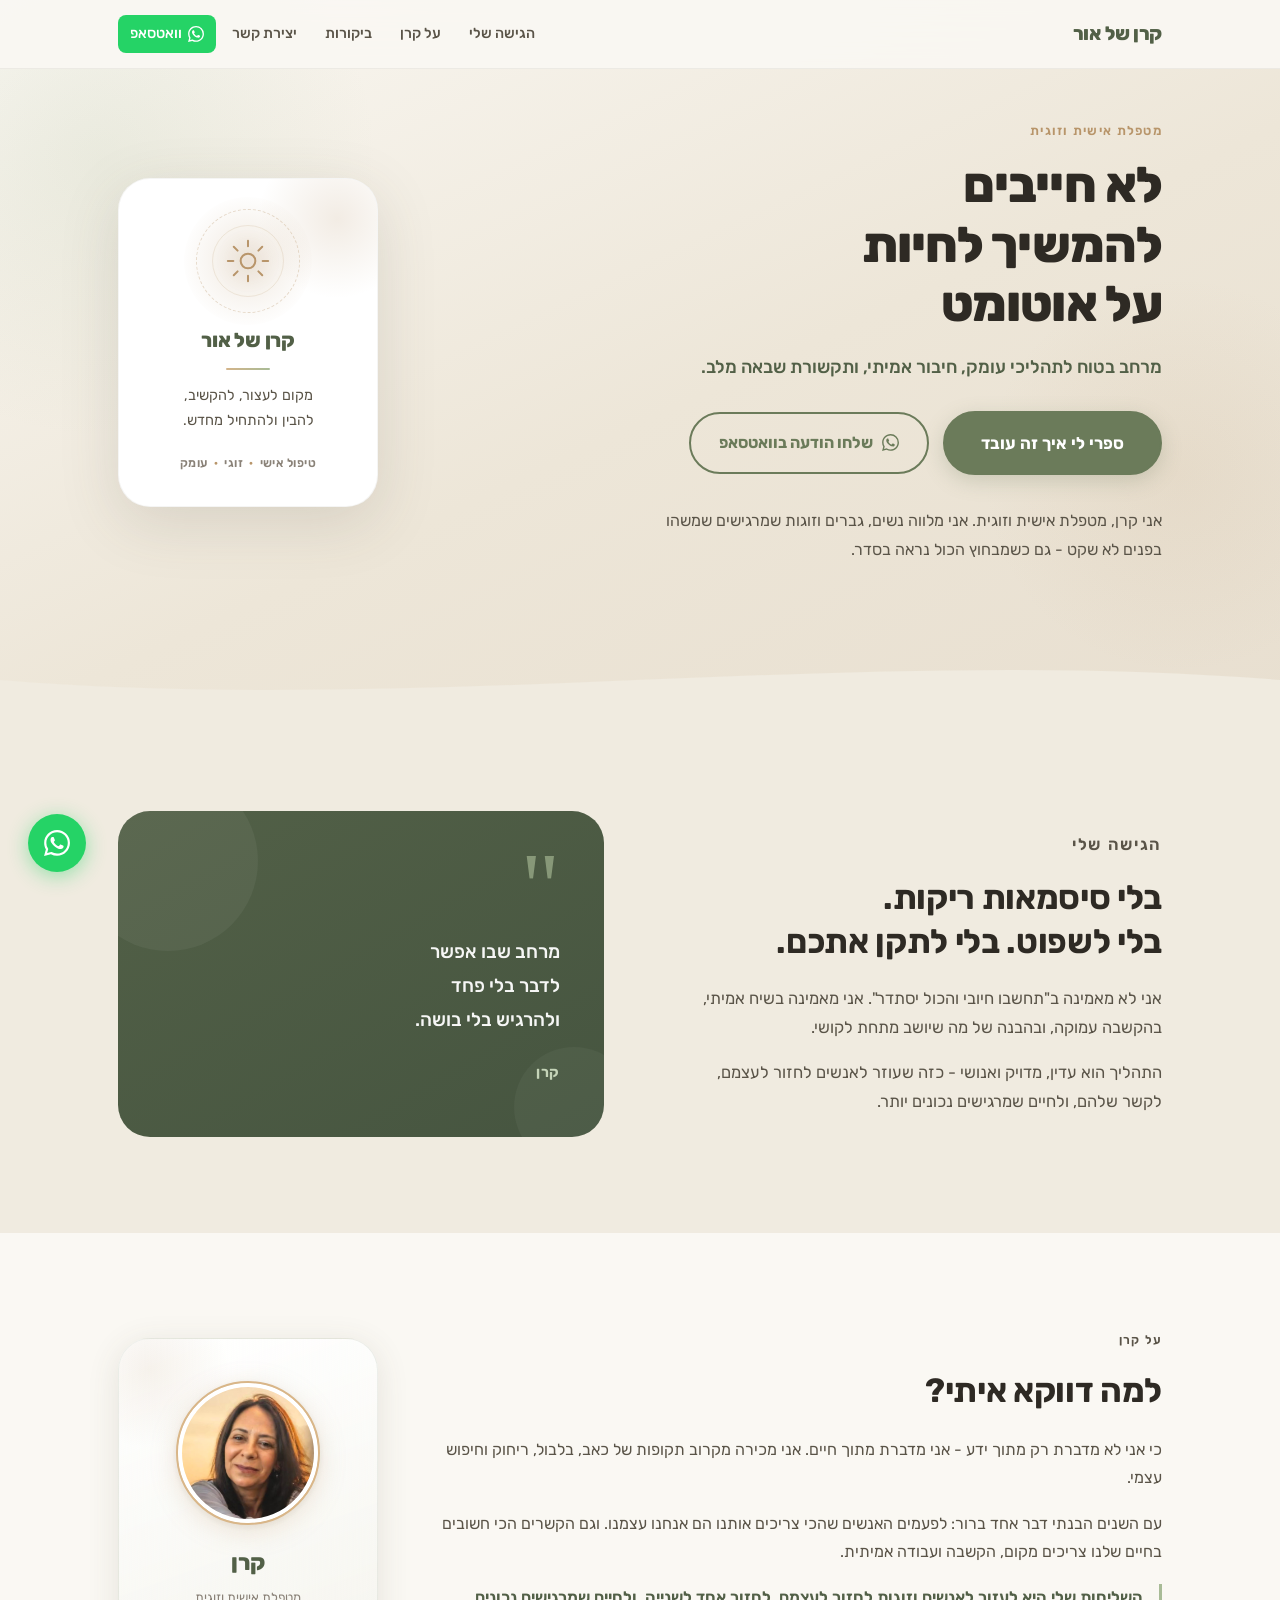
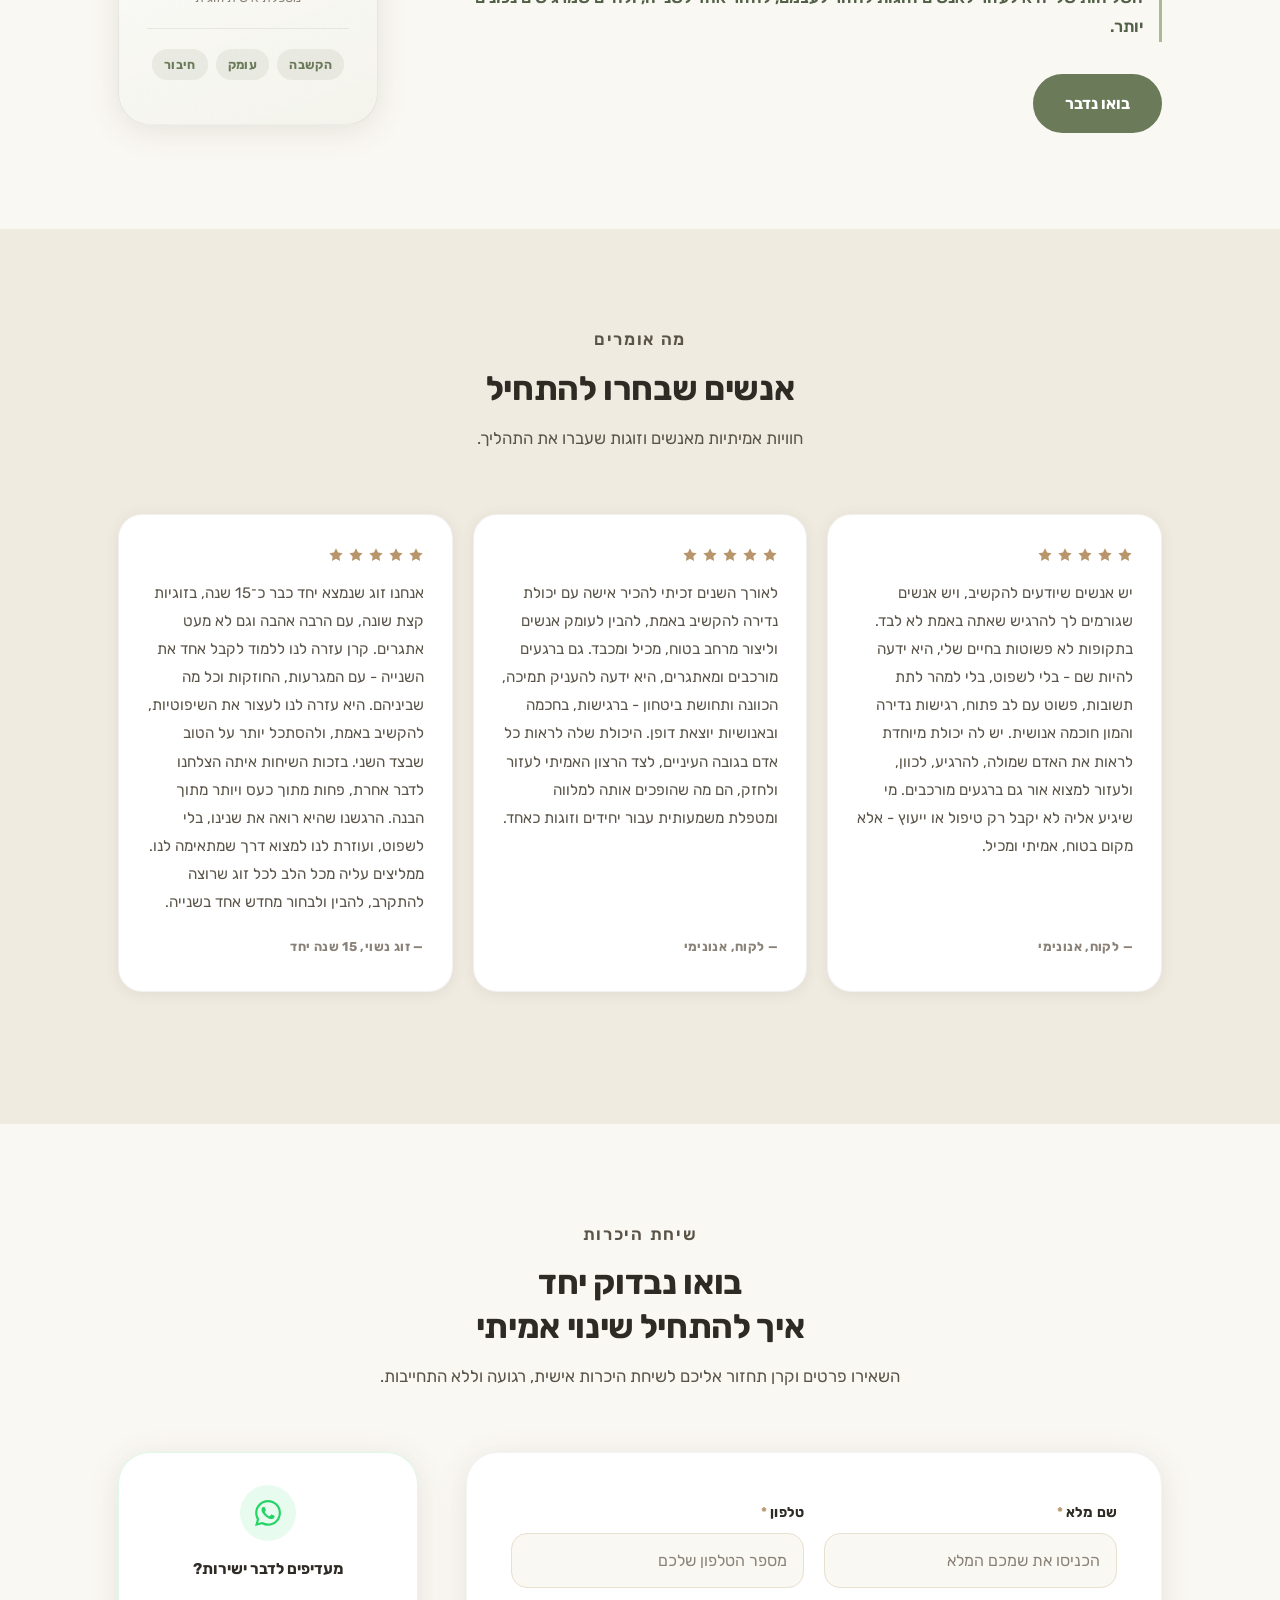
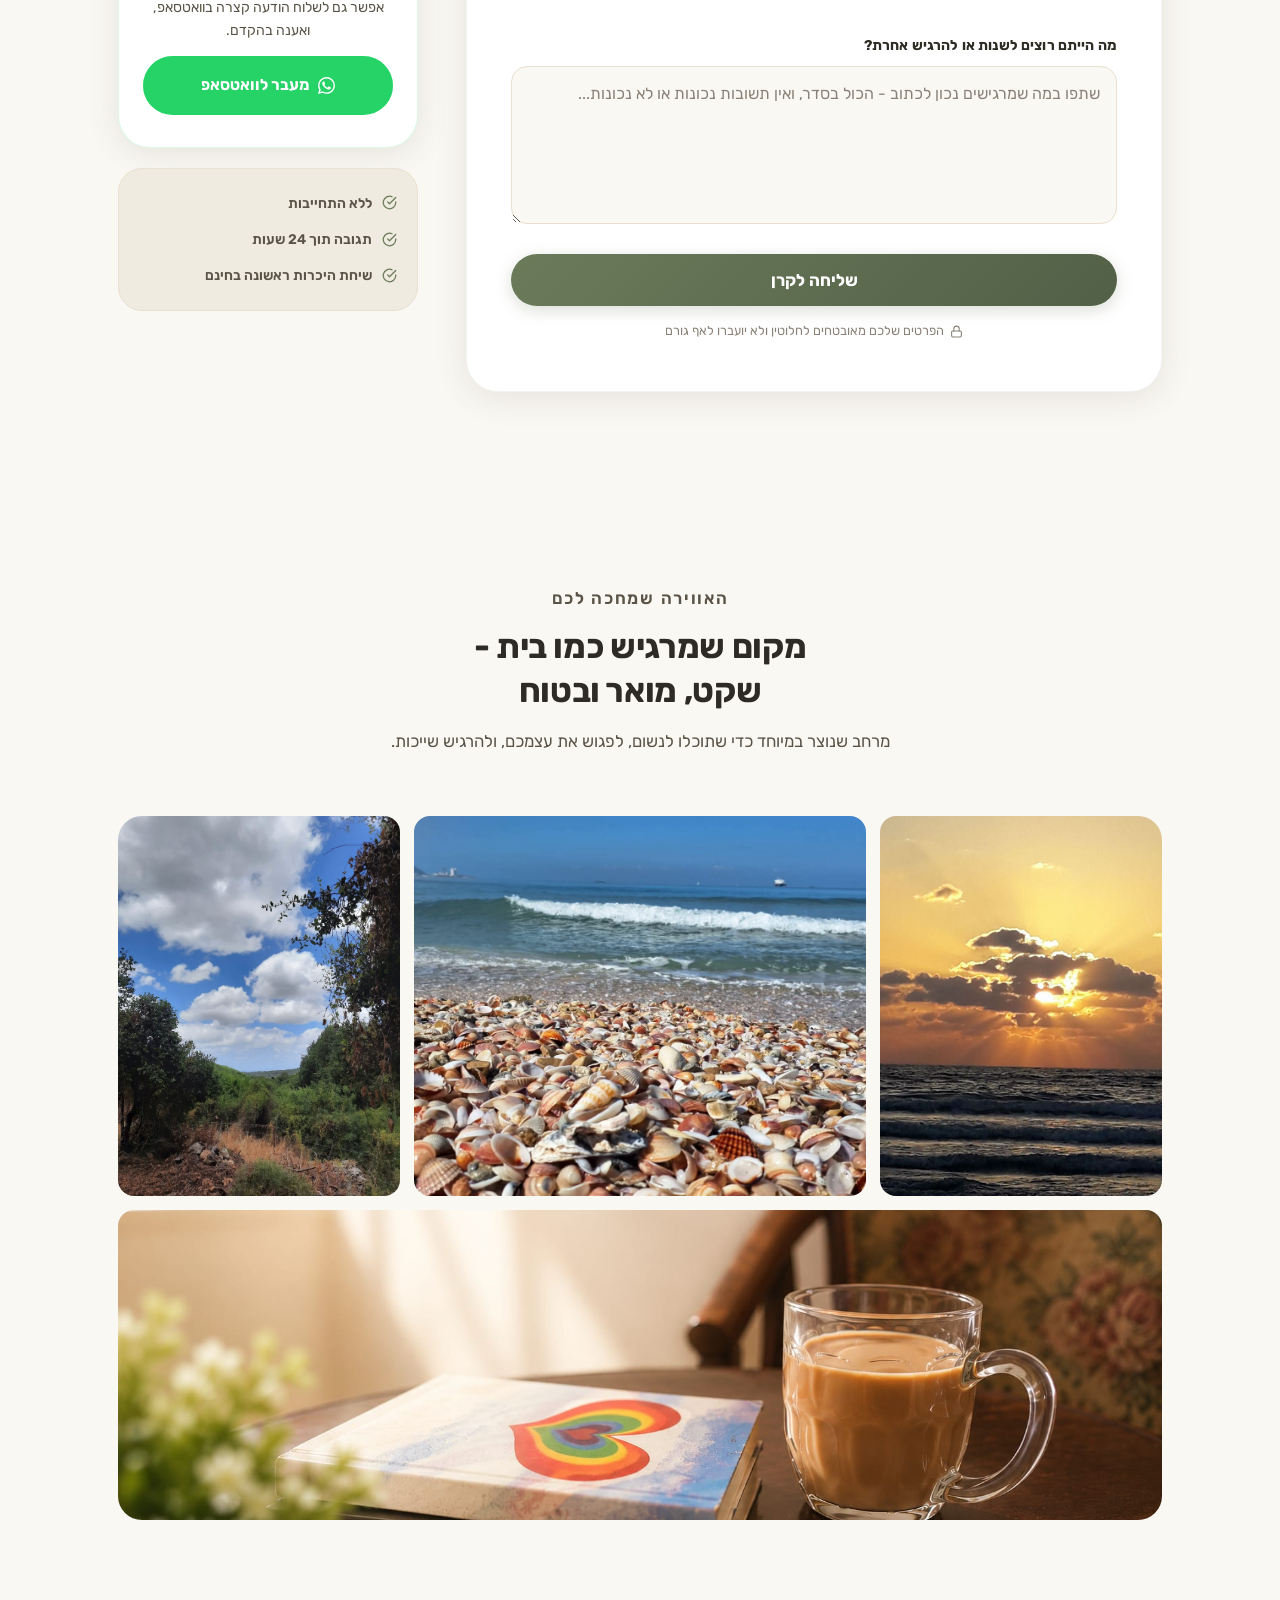
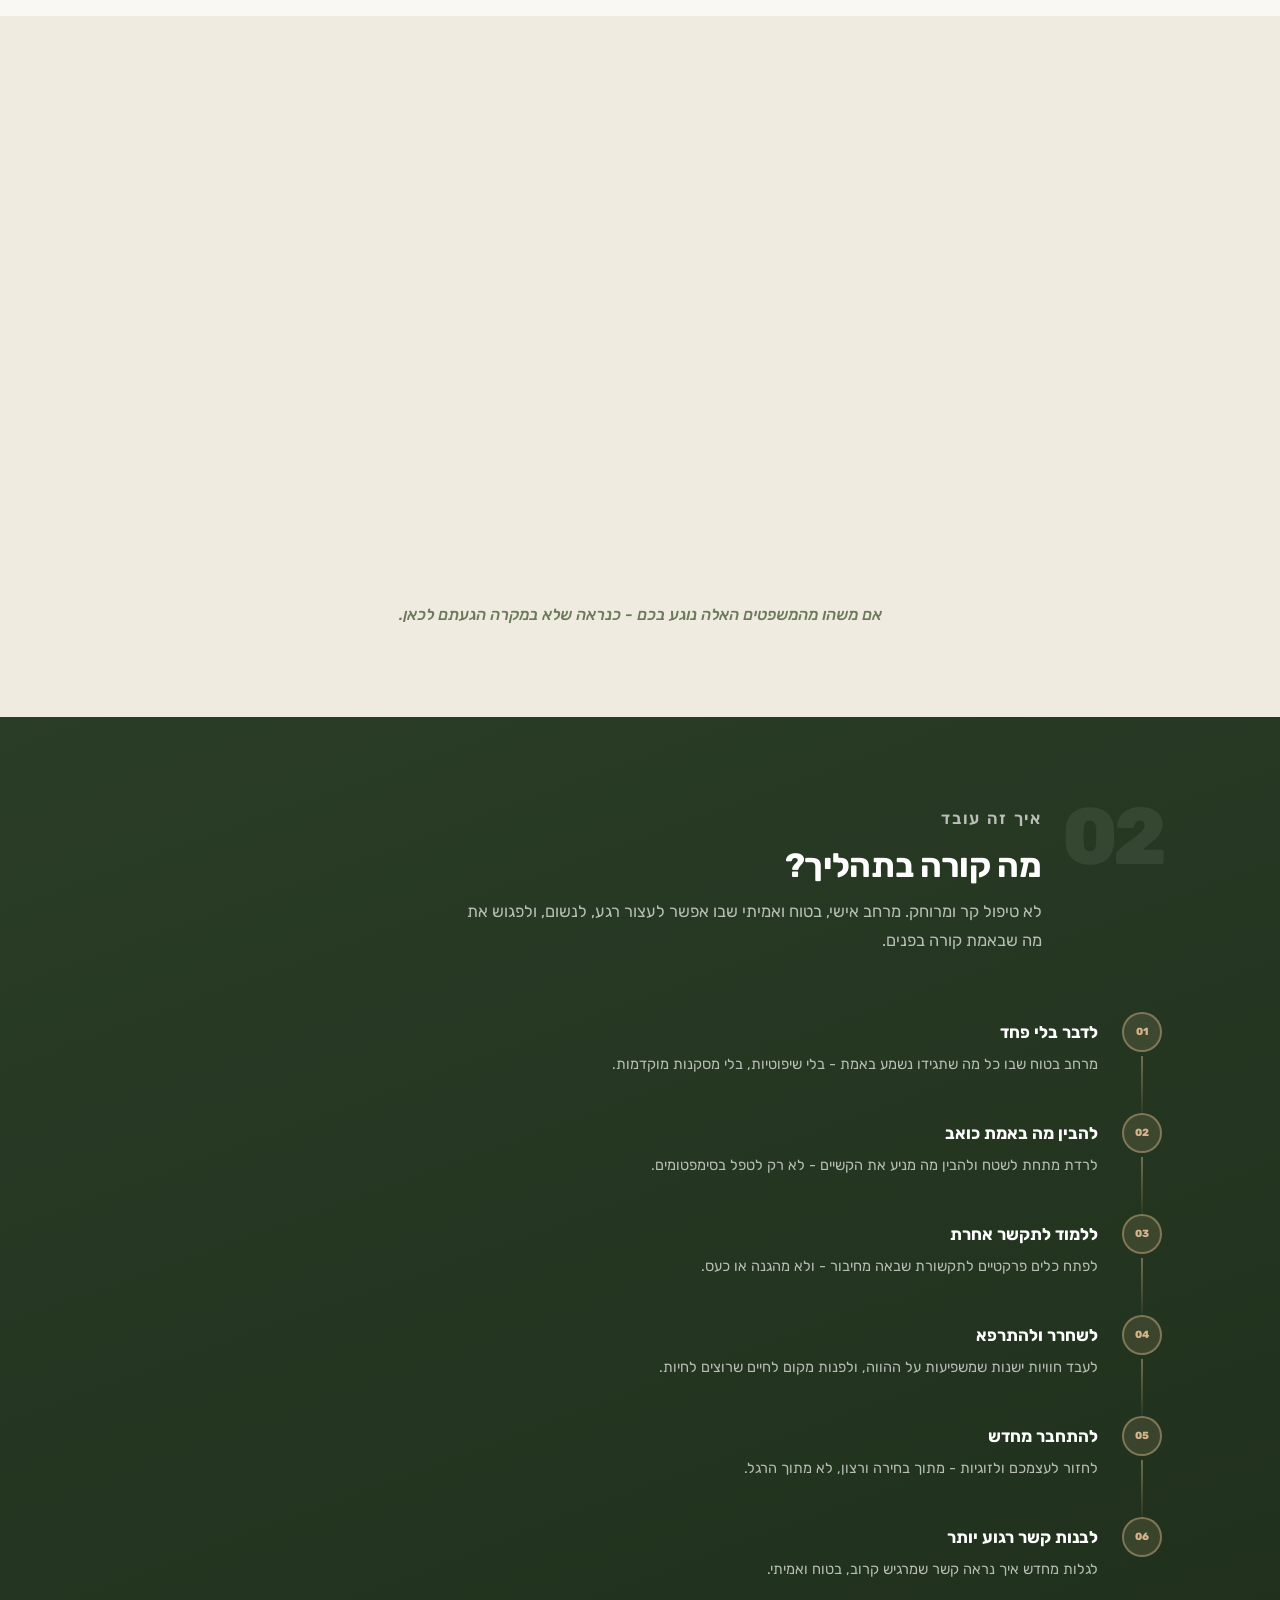
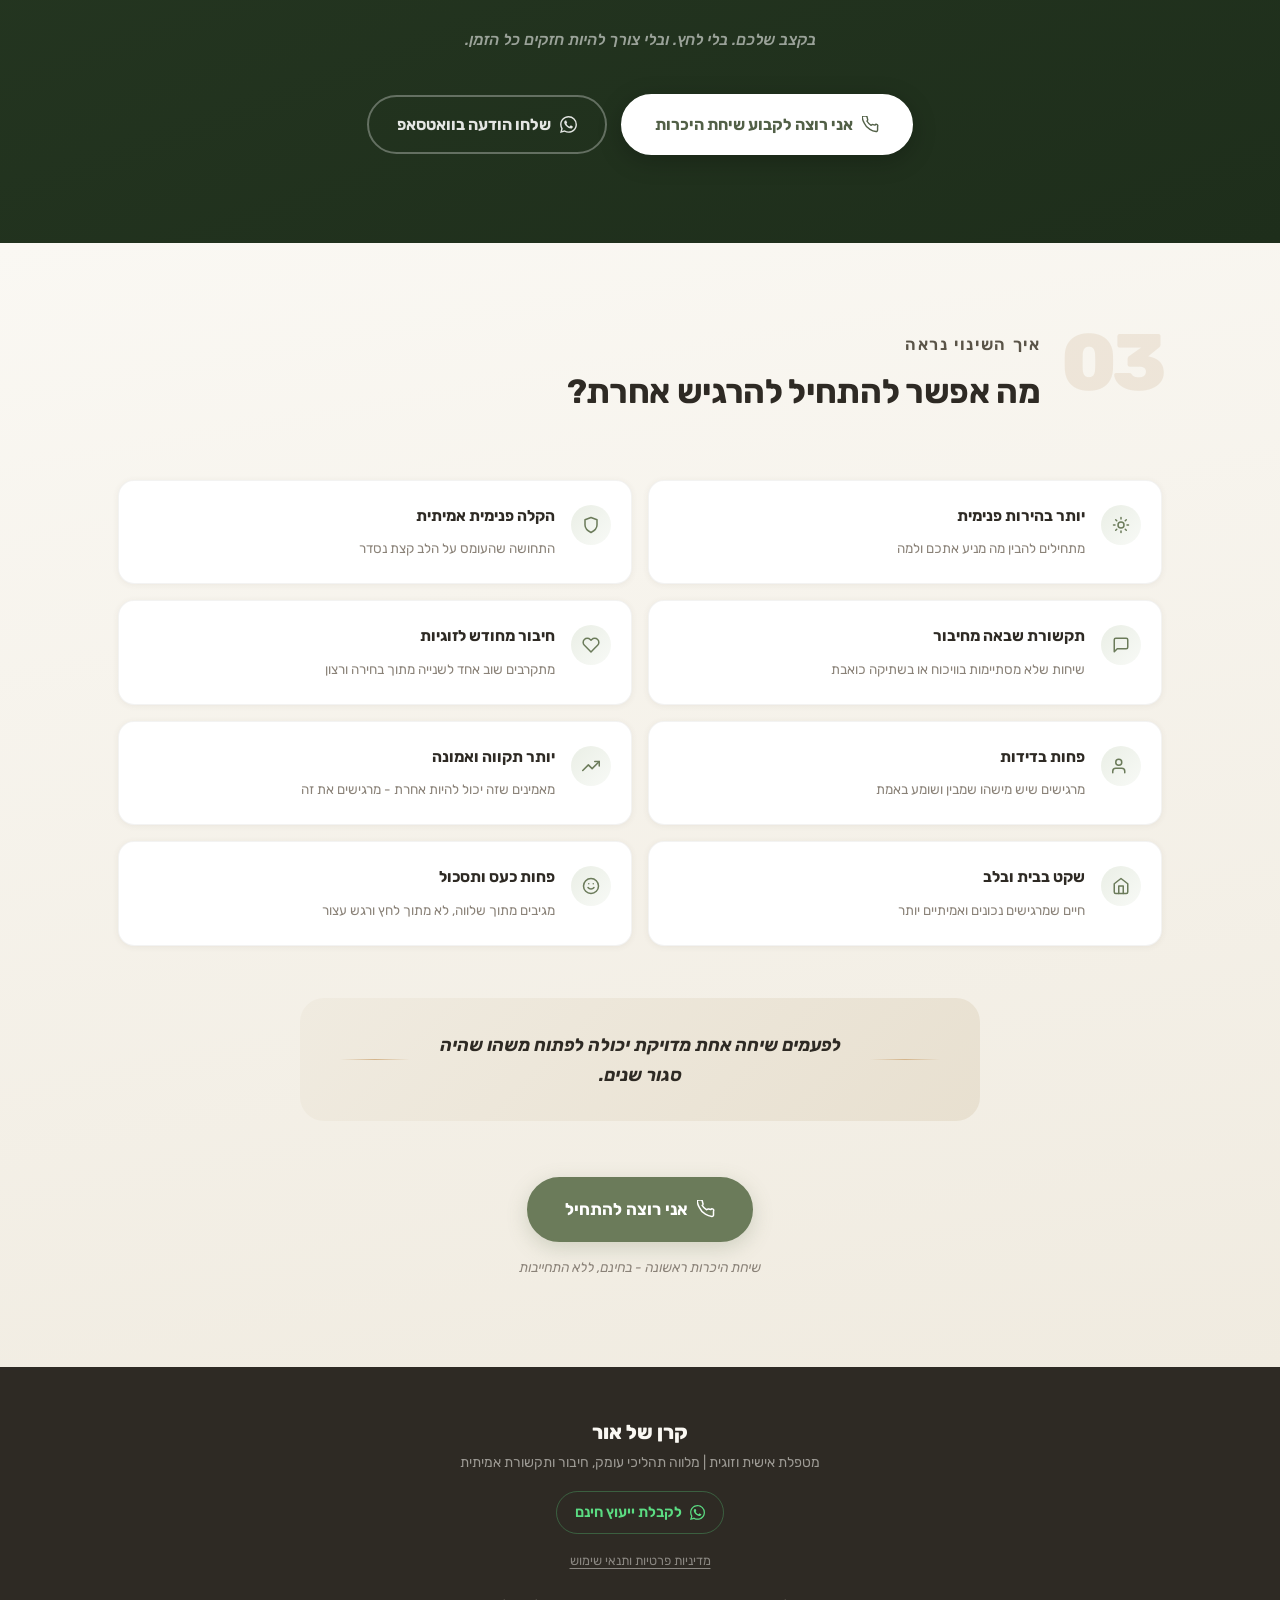
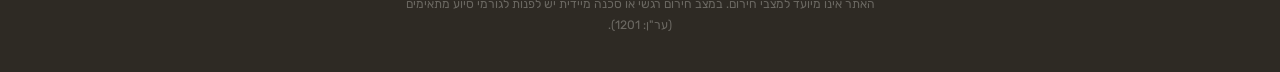
<file: index.html>
<!DOCTYPE html>
<html lang="he" dir="rtl">
<head>
  <meta charset="UTF-8" />
  <meta name="viewport" content="width=device-width, initial-scale=1.0" />
  <title>קרן של אור | טיפול אישי וזוגי ותהליכי עומק</title>
  <meta name="description" content="קרן של אור - טיפול אישי וזוגי, ליווי תהליכי עומק, חיבור, תקשורת אמיתית וחזרה לשקט פנימי. שיחת היכרות אישית עם קרן." />
  <meta property="og:title" content="קרן של אור | טיפול אישי וזוגי ותהליכי עומק" />
  <meta property="og:description" content="קרן של אור - טיפול אישי וזוגי, ליווי תהליכי עומק, חיבור, תקשורת אמיתית וחזרה לשקט פנימי." />
  <meta property="og:type" content="website" />
  <link rel="preconnect" href="https://fonts.googleapis.com" />
  <link rel="preconnect" href="https://fonts.gstatic.com" crossorigin />
  <link href="https://fonts.googleapis.com/css2?family=Rubik:wght@300;400;500;600;700;800;900&family=Frank+Ruhl+Libre:wght@300;400;500&display=swap" rel="stylesheet" />
  <link rel="stylesheet" href="style.css" />
</head>
<body>

  <!-- ======= NAVBAR ======= -->
  <header class="navbar" id="navbar">
    <div class="container navbar-inner">
      <a href="#hero" class="logo">קרן של אור</a>
      <button class="hamburger" id="hamburgerBtn" aria-label="פתח תפריט" aria-expanded="false">
        <span></span><span></span><span></span>
      </button>
      <nav class="nav-links" id="navLinks" role="navigation" aria-label="ניווט ראשי">
        <a href="#approach">הגישה שלי</a>
        <a href="#about">על קרן</a>
        <a href="#testimonials">ביקורות</a>
        <a href="#contact">יצירת קשר</a>
        <a href="https://wa.me/972527738798?text=%D7%A9%D7%9C%D7%95%D7%9D%20%D7%A7%D7%A8%D7%9F%2C%20%D7%94%D7%92%D7%A2%D7%AA%D7%99%20%D7%9E%D7%94%D7%90%D7%AA%D7%A8%20%D7%95%D7%90%D7%A9%D7%9E%D7%97%20%D7%9C%D7%A9%D7%9E%D7%95%D7%A2%20%D7%A4%D7%A8%D7%98%D7%99%D7%9D%20%D7%A2%D7%9C%20%D7%A9%D7%99%D7%97%D7%AA%20%D7%94%D7%99%D7%9B%D7%A8%D7%95%D7%AA"
          target="_blank" rel="noopener" class="btn-nav-wa" aria-label="שלחו הודעה לקרן בוואטסאפ">
          <svg width="16" height="16" viewBox="0 0 24 24" fill="currentColor" aria-hidden="true"><path d="M17.472 14.382c-.297-.149-1.758-.867-2.03-.967-.273-.099-.471-.148-.67.15-.197.297-.767.966-.94 1.164-.173.199-.347.223-.644.075-.297-.15-1.255-.463-2.39-1.475-.883-.788-1.48-1.761-1.653-2.059-.173-.297-.018-.458.13-.606.134-.133.298-.347.446-.52.149-.174.198-.298.298-.497.099-.198.05-.371-.025-.52-.075-.149-.669-1.612-.916-2.207-.242-.579-.487-.5-.669-.51-.173-.008-.371-.01-.57-.01-.198 0-.52.074-.792.372-.272.297-1.04 1.016-1.04 2.479 0 1.462 1.065 2.875 1.213 3.074.149.198 2.096 3.2 5.077 4.487.709.306 1.262.489 1.694.625.712.227 1.36.195 1.871.118.571-.085 1.758-.719 2.006-1.413.248-.694.248-1.289.173-1.413-.074-.124-.272-.198-.57-.347m-5.421 7.403h-.004a9.87 9.87 0 01-5.031-1.378l-.361-.214-3.741.982.998-3.648-.235-.374a9.86 9.86 0 01-1.51-5.26c.001-5.45 4.436-9.884 9.888-9.884 2.64 0 5.122 1.03 6.988 2.898a9.825 9.825 0 012.893 6.994c-.003 5.45-4.437 9.884-9.885 9.884m8.413-18.297A11.815 11.815 0 0012.05 0C5.495 0 .16 5.335.157 11.892c0 2.096.547 4.142 1.588 5.945L.057 24l6.305-1.654a11.882 11.882 0 005.683 1.448h.005c6.554 0 11.89-5.335 11.893-11.893a11.821 11.821 0 00-3.48-8.413z"/></svg>
          וואטסאפ
        </a>
      </nav>
    </div>
  </header>

  <!-- ======= HERO ======= -->
  <section class="hero" id="hero">
    <div class="hero-blob hero-blob-1" aria-hidden="true"></div>
    <div class="hero-blob hero-blob-2" aria-hidden="true"></div>

    <div class="container hero-inner">
      <div class="hero-content reveal">
        <p class="hero-eyebrow">מטפלת אישית וזוגית</p>
        <h1 class="hero-title">לא חייבים<br />להמשיך לחיות<br />על אוטומט</h1>
        <p class="hero-sub">מרחב בטוח לתהליכי עומק, חיבור אמיתי, ותקשורת שבאה מלב.</p>
        <div class="hero-cta">
          <a href="#how-it-works" class="btn-primary btn-hero">
            ספרי לי איך זה עובד
          </a>
          <a href="https://wa.me/972527738798?text=%D7%A9%D7%9C%D7%95%D7%9D%20%D7%A7%D7%A8%D7%9F%2C%20%D7%94%D7%92%D7%A2%D7%AA%D7%99%20%D7%9E%D7%94%D7%90%D7%AA%D7%A8%20%D7%95%D7%90%D7%A9%D7%9E%D7%97%20%D7%9C%D7%A9%D7%9E%D7%95%D7%A2%20%D7%A4%D7%A8%D7%98%D7%99%D7%9D%20%D7%A2%D7%9C%20%D7%A9%D7%99%D7%97%D7%AA%20%D7%94%D7%99%D7%9B%D7%A8%D7%95%D7%AA"
            target="_blank" rel="noopener" class="btn-secondary btn-hero-wa">
            <svg width="17" height="17" viewBox="0 0 24 24" fill="currentColor" aria-hidden="true"><path d="M17.472 14.382c-.297-.149-1.758-.867-2.03-.967-.273-.099-.471-.148-.67.15-.197.297-.767.966-.94 1.164-.173.199-.347.223-.644.075-.297-.15-1.255-.463-2.39-1.475-.883-.788-1.48-1.761-1.653-2.059-.173-.297-.018-.458.13-.606.134-.133.298-.347.446-.52.149-.174.198-.298.298-.497.099-.198.05-.371-.025-.52-.075-.149-.669-1.612-.916-2.207-.242-.579-.487-.5-.669-.51-.173-.008-.371-.01-.57-.01-.198 0-.52.074-.792.372-.272.297-1.04 1.016-1.04 2.479 0 1.462 1.065 2.875 1.213 3.074.149.198 2.096 3.2 5.077 4.487.709.306 1.262.489 1.694.625.712.227 1.36.195 1.871.118.571-.085 1.758-.719 2.006-1.413.248-.694.248-1.289.173-1.413-.074-.124-.272-.198-.57-.347m-5.421 7.403h-.004a9.87 9.87 0 01-5.031-1.378l-.361-.214-3.741.982.998-3.648-.235-.374a9.86 9.86 0 01-1.51-5.26c.001-5.45 4.436-9.884 9.888-9.884 2.64 0 5.122 1.03 6.988 2.898a9.825 9.825 0 012.893 6.994c-.003 5.45-4.437 9.884-9.885 9.884m8.413-18.297A11.815 11.815 0 0012.05 0C5.495 0 .16 5.335.157 11.892c0 2.096.547 4.142 1.588 5.945L.057 24l6.305-1.654a11.882 11.882 0 005.683 1.448h.005c6.554 0 11.89-5.335 11.893-11.893a11.821 11.821 0 00-3.48-8.413z"/></svg>
            שלחו הודעה בוואטסאפ
          </a>
        </div>
        <p class="hero-body">אני קרן, מטפלת אישית וזוגית. אני מלווה נשים, גברים וזוגות שמרגישים שמשהו בפנים לא שקט - גם כשמבחוץ הכול נראה בסדר.</p>
      </div>

      <div class="hero-card reveal reveal-delay" aria-hidden="true">
        <div class="hero-card-inner">
          <div class="hero-card-glow"></div>
          <!-- Multi-layer animated sun -->
          <div class="hero-sun-wrap">
            <div class="sun-aura"></div>
            <div class="sun-ring-outer"></div>
            <div class="sun-ring-inner"></div>
            <div class="hero-card-sun">
              <svg width="44" height="44" viewBox="0 0 24 24" fill="none" stroke="currentColor" stroke-width="1.1" stroke-linecap="round" stroke-linejoin="round">
                <circle cx="12" cy="12" r="4"/>
                <path d="M12 1v3M12 20v3M4.22 4.22l2.12 2.12M17.66 17.66l2.12 2.12M1 12h3M20 12h3M4.22 19.78l2.12-2.12M17.66 6.34l2.12-2.12"/>
              </svg>
            </div>
          </div>
          <p class="hero-card-brand">קרן של אור</p>
          <div class="hero-card-divider"></div>
          <p class="hero-card-tagline">מקום לעצור, להקשיב,<br />להבין ולהתחיל מחדש.</p>
          <div class="hero-card-footer">
            <span>טיפול אישי</span>
            <span class="dot" aria-hidden="true">·</span>
            <span>זוגי</span>
            <span class="dot" aria-hidden="true">·</span>
            <span>עומק</span>
          </div>
        </div>
      </div>
    </div>

    <div class="hero-wave" aria-hidden="true">
      <svg viewBox="0 0 1440 70" preserveAspectRatio="none" xmlns="http://www.w3.org/2000/svg">
        <path d="M0,35 C480,70 960,0 1440,35 L1440,70 L0,70 Z" fill="#F0EBE0"/>
      </svg>
    </div>
  </section>

  <!-- ======= APPROACH ======= -->
  <section class="section section-alt" id="approach">
    <div class="container">
      <div class="approach-inner">
        <div class="approach-text reveal">
          <p class="section-eyebrow">הגישה שלי</p>
          <h2>בלי סיסמאות ריקות.<br />בלי לשפוט. בלי לתקן אתכם.</h2>
          <p>אני לא מאמינה ב"תחשבו חיובי והכול יסתדר". אני מאמינה בשיח אמיתי, בהקשבה עמוקה, ובהבנה של מה שיושב מתחת לקושי.</p>
          <p>התהליך הוא עדין, מדויק ואנושי - כזה שעוזר לאנשים לחזור לעצמם, לקשר שלהם, ולחיים שמרגישים נכונים יותר.</p>
        </div>
        <div class="approach-quote reveal reveal-delay">
          <div class="quote-mark" aria-hidden="true">"</div>
          <p>מרחב שבו אפשר<br />לדבר בלי פחד<br />ולהרגיש בלי בושה.</p>
          <div class="quote-author">קרן</div>
        </div>
      </div>
    </div>
  </section>

  <!-- ======= ABOUT ======= -->
  <section class="section" id="about">
    <div class="container">
      <div class="about-inner">
        <div class="about-content reveal">
          <p class="section-eyebrow">על קרן</p>
          <h2>למה דווקא איתי?</h2>
          <p>כי אני לא מדברת רק מתוך ידע - אני מדברת מתוך חיים. אני מכירה מקרוב תקופות של כאב, בלבול, ריחוק וחיפוש עצמי.</p>
          <p>עם השנים הבנתי דבר אחד ברור: לפעמים האנשים שהכי צריכים אותנו הם אנחנו עצמנו. וגם הקשרים הכי חשובים בחיים שלנו צריכים מקום, הקשבה ועבודה אמיתית.</p>
          <p class="about-mission">השליחות שלי היא לעזור לאנשים וזוגות לחזור לעצמם, לחזור אחד לשנייה, ולחיים שמרגישים נכונים יותר.</p>
          <a href="#contact" class="btn-primary">בואו נדבר</a>
        </div>
        <div class="about-card reveal reveal-delay">
          <div class="about-card-inner">
            <div class="about-card-glow" aria-hidden="true"></div>
            <img src="תמונה של קרן.jpeg" alt="קרן - מטפלת אישית וזוגית" class="about-card-photo" />
            <p class="about-card-name">קרן</p>
            <p class="about-card-role">מטפלת אישית וזוגית</p>
            <div class="about-card-sep" aria-hidden="true"></div>
            <div class="about-card-values">
              <span>הקשבה</span>
              <span>עומק</span>
              <span>חיבור</span>
            </div>
          </div>
        </div>
      </div>
    </div>
  </section>

  <!-- ======= TESTIMONIALS ======= -->
  <section class="section section-alt" id="testimonials">
    <div class="container">
      <div class="section-header reveal">
        <p class="section-eyebrow">מה אומרים</p>
        <h2>אנשים שבחרו להתחיל</h2>
        <p>חוויות אמיתיות מאנשים וזוגות שעברו את התהליך.</p>
      </div>
      <div class="testimonials-grid reveal">
        <div class="testimonial-card">
          <div class="stars" aria-label="5 כוכבים">
            <svg width="16" height="16" viewBox="0 0 24 24" fill="currentColor"><path d="M12 2l3.09 6.26L22 9.27l-5 4.87 1.18 6.88L12 17.77l-6.18 3.25L7 14.14 2 9.27l6.91-1.01L12 2z"/></svg>
            <svg width="16" height="16" viewBox="0 0 24 24" fill="currentColor"><path d="M12 2l3.09 6.26L22 9.27l-5 4.87 1.18 6.88L12 17.77l-6.18 3.25L7 14.14 2 9.27l6.91-1.01L12 2z"/></svg>
            <svg width="16" height="16" viewBox="0 0 24 24" fill="currentColor"><path d="M12 2l3.09 6.26L22 9.27l-5 4.87 1.18 6.88L12 17.77l-6.18 3.25L7 14.14 2 9.27l6.91-1.01L12 2z"/></svg>
            <svg width="16" height="16" viewBox="0 0 24 24" fill="currentColor"><path d="M12 2l3.09 6.26L22 9.27l-5 4.87 1.18 6.88L12 17.77l-6.18 3.25L7 14.14 2 9.27l6.91-1.01L12 2z"/></svg>
            <svg width="16" height="16" viewBox="0 0 24 24" fill="currentColor"><path d="M12 2l3.09 6.26L22 9.27l-5 4.87 1.18 6.88L12 17.77l-6.18 3.25L7 14.14 2 9.27l6.91-1.01L12 2z"/></svg>
          </div>
          <blockquote class="t-quote">
            יש אנשים שיודעים להקשיב, ויש אנשים שגורמים לך להרגיש שאתה באמת לא לבד.
            בתקופות לא פשוטות בחיים שלי, היא ידעה להיות שם - בלי לשפוט, בלי למהר לתת תשובות, פשוט עם לב פתוח, רגישות נדירה והמון חוכמה אנושית.
            יש לה יכולת מיוחדת לראות את האדם שמולה, להרגיע, לכוון, ולעזור למצוא אור גם ברגעים מורכבים.
            מי שיגיע אליה לא יקבל רק טיפול או ייעוץ - אלא מקום בטוח, אמיתי ומכיל.
          </blockquote>
          <p class="t-author">— לקוח, אנונימי</p>
        </div>
        <div class="testimonial-card">
          <div class="stars" aria-label="5 כוכבים">
            <svg width="16" height="16" viewBox="0 0 24 24" fill="currentColor"><path d="M12 2l3.09 6.26L22 9.27l-5 4.87 1.18 6.88L12 17.77l-6.18 3.25L7 14.14 2 9.27l6.91-1.01L12 2z"/></svg>
            <svg width="16" height="16" viewBox="0 0 24 24" fill="currentColor"><path d="M12 2l3.09 6.26L22 9.27l-5 4.87 1.18 6.88L12 17.77l-6.18 3.25L7 14.14 2 9.27l6.91-1.01L12 2z"/></svg>
            <svg width="16" height="16" viewBox="0 0 24 24" fill="currentColor"><path d="M12 2l3.09 6.26L22 9.27l-5 4.87 1.18 6.88L12 17.77l-6.18 3.25L7 14.14 2 9.27l6.91-1.01L12 2z"/></svg>
            <svg width="16" height="16" viewBox="0 0 24 24" fill="currentColor"><path d="M12 2l3.09 6.26L22 9.27l-5 4.87 1.18 6.88L12 17.77l-6.18 3.25L7 14.14 2 9.27l6.91-1.01L12 2z"/></svg>
            <svg width="16" height="16" viewBox="0 0 24 24" fill="currentColor"><path d="M12 2l3.09 6.26L22 9.27l-5 4.87 1.18 6.88L12 17.77l-6.18 3.25L7 14.14 2 9.27l6.91-1.01L12 2z"/></svg>
          </div>
          <blockquote class="t-quote">
            לאורך השנים זכיתי להכיר אישה עם יכולת נדירה להקשיב באמת, להבין לעומק אנשים וליצור מרחב בטוח, מכיל ומכבד.
            גם ברגעים מורכבים ומאתגרים, היא ידעה להעניק תמיכה, הכוונה ותחושת ביטחון - ברגישות, בחכמה ובאנושיות יוצאת דופן.
            היכולת שלה לראות כל אדם בגובה העיניים, לצד הרצון האמיתי לעזור ולחזק, הם מה שהופכים אותה למלווה ומטפלת משמעותית עבור יחידים וזוגות כאחד.
          </blockquote>
          <p class="t-author">— לקוח, אנונימי</p>
        </div>
        <div class="testimonial-card testimonial-card-accent">
          <div class="stars" aria-label="5 כוכבים">
            <svg width="16" height="16" viewBox="0 0 24 24" fill="currentColor"><path d="M12 2l3.09 6.26L22 9.27l-5 4.87 1.18 6.88L12 17.77l-6.18 3.25L7 14.14 2 9.27l6.91-1.01L12 2z"/></svg>
            <svg width="16" height="16" viewBox="0 0 24 24" fill="currentColor"><path d="M12 2l3.09 6.26L22 9.27l-5 4.87 1.18 6.88L12 17.77l-6.18 3.25L7 14.14 2 9.27l6.91-1.01L12 2z"/></svg>
            <svg width="16" height="16" viewBox="0 0 24 24" fill="currentColor"><path d="M12 2l3.09 6.26L22 9.27l-5 4.87 1.18 6.88L12 17.77l-6.18 3.25L7 14.14 2 9.27l6.91-1.01L12 2z"/></svg>
            <svg width="16" height="16" viewBox="0 0 24 24" fill="currentColor"><path d="M12 2l3.09 6.26L22 9.27l-5 4.87 1.18 6.88L12 17.77l-6.18 3.25L7 14.14 2 9.27l6.91-1.01L12 2z"/></svg>
            <svg width="16" height="16" viewBox="0 0 24 24" fill="currentColor"><path d="M12 2l3.09 6.26L22 9.27l-5 4.87 1.18 6.88L12 17.77l-6.18 3.25L7 14.14 2 9.27l6.91-1.01L12 2z"/></svg>
          </div>
          <blockquote class="t-quote">
            אנחנו זוג שנמצא יחד כבר כ־15 שנה, בזוגיות קצת שונה, עם הרבה אהבה וגם לא מעט אתגרים.
            קרן עזרה לנו ללמוד לקבל אחד את השנייה - עם המגרעות, החוזקות וכל מה שביניהם.
            היא עזרה לנו לעצור את השיפוטיות, להקשיב באמת, ולהסתכל יותר על הטוב שבצד השני.
            בזכות השיחות איתה הצלחנו לדבר אחרת, פחות מתוך כעס ויותר מתוך הבנה.
            הרגשנו שהיא רואה את שנינו, בלי לשפוט, ועוזרת לנו למצוא דרך שמתאימה לנו.
            ממליצים עליה מכל הלב לכל זוג שרוצה להתקרב, להבין ולבחור מחדש אחד בשנייה.
          </blockquote>
          <p class="t-author">— זוג נשוי, 15 שנה יחד</p>
        </div>
      </div>
    </div>
  </section>

  <!-- ======= CONTACT FORM ======= -->
  <section class="section contact-section" id="contact">
    <div class="container">
      <div class="section-header reveal">
        <p class="section-eyebrow">שיחת היכרות</p>
        <h2>בואו נבדוק יחד<br />איך להתחיל שינוי אמיתי</h2>
        <p>השאירו פרטים וקרן תחזור אליכם לשיחת היכרות אישית, רגועה וללא התחייבות.</p>
      </div>
      <div class="contact-inner">
        <form class="contact-form reveal" id="contactForm" novalidate>
          <div class="form-row">
            <div class="form-group">
              <label for="fullName">שם מלא <span class="req" aria-hidden="true">*</span></label>
              <input type="text" id="fullName" name="fullName" placeholder="הכניסו את שמכם המלא" required autocomplete="name" />
              <span class="field-error" id="nameError" role="alert"></span>
            </div>
            <div class="form-group">
              <label for="phone">טלפון <span class="req" aria-hidden="true">*</span></label>
              <input type="tel" id="phone" name="phone" placeholder="מספר הטלפון שלכם" required autocomplete="tel" />
              <span class="field-error" id="phoneError" role="alert"></span>
            </div>
          </div>
          <div class="form-group">
            <label for="message">מה הייתם רוצים לשנות או להרגיש אחרת?</label>
            <textarea id="message" name="message" rows="5" placeholder="שתפו במה שמרגישים נכון לכתוב - הכול בסדר, ואין תשובות נכונות או לא נכונות..."></textarea>
          </div>
          <div id="formMessage" class="form-feedback" aria-live="polite"></div>
          <button type="submit" class="btn-submit" id="submitBtn">
            <span class="btn-text">שליחה לקרן</span>
            <span class="btn-loading" aria-hidden="true">
              <svg width="18" height="18" viewBox="0 0 24 24" fill="none" stroke="currentColor" stroke-width="2.5"><path d="M12 2v4M12 18v4M4.93 4.93l2.83 2.83M16.24 16.24l2.83 2.83M2 12h4M18 12h4M4.93 19.07l2.83-2.83M16.24 7.76l2.83-2.83"/></svg>
            </span>
          </button>
          <p class="form-trust">
            <svg width="13" height="13" viewBox="0 0 24 24" fill="none" stroke="currentColor" stroke-width="2" stroke-linecap="round" stroke-linejoin="round" aria-hidden="true"><rect x="3" y="11" width="18" height="11" rx="2" ry="2"/><path d="M7 11V7a5 5 0 0 1 10 0v4"/></svg>
            הפרטים שלכם מאובטחים לחלוטין ולא יועברו לאף גורם
          </p>
        </form>

        <div class="contact-side reveal reveal-delay">
          <div class="wa-box">
            <div class="wa-icon" aria-hidden="true">
              <svg width="26" height="26" viewBox="0 0 24 24" fill="currentColor"><path d="M17.472 14.382c-.297-.149-1.758-.867-2.03-.967-.273-.099-.471-.148-.67.15-.197.297-.767.966-.94 1.164-.173.199-.347.223-.644.075-.297-.15-1.255-.463-2.39-1.475-.883-.788-1.48-1.761-1.653-2.059-.173-.297-.018-.458.13-.606.134-.133.298-.347.446-.52.149-.174.198-.298.298-.497.099-.198.05-.371-.025-.52-.075-.149-.669-1.612-.916-2.207-.242-.579-.487-.5-.669-.51-.173-.008-.371-.01-.57-.01-.198 0-.52.074-.792.372-.272.297-1.04 1.016-1.04 2.479 0 1.462 1.065 2.875 1.213 3.074.149.198 2.096 3.2 5.077 4.487.709.306 1.262.489 1.694.625.712.227 1.36.195 1.871.118.571-.085 1.758-.719 2.006-1.413.248-.694.248-1.289.173-1.413-.074-.124-.272-.198-.57-.347m-5.421 7.403h-.004a9.87 9.87 0 01-5.031-1.378l-.361-.214-3.741.982.998-3.648-.235-.374a9.86 9.86 0 01-1.51-5.26c.001-5.45 4.436-9.884 9.888-9.884 2.64 0 5.122 1.03 6.988 2.898a9.825 9.825 0 012.893 6.994c-.003 5.45-4.437 9.884-9.885 9.884m8.413-18.297A11.815 11.815 0 0012.05 0C5.495 0 .16 5.335.157 11.892c0 2.096.547 4.142 1.588 5.945L.057 24l6.305-1.654a11.882 11.882 0 005.683 1.448h.005c6.554 0 11.89-5.335 11.893-11.893a11.821 11.821 0 00-3.48-8.413z"/></svg>
            </div>
            <p class="wa-title">מעדיפים לדבר ישירות?</p>
            <p class="wa-text">אפשר גם לשלוח הודעה קצרה בוואטסאפ, ואענה בהקדם.</p>
            <a href="https://wa.me/972527738798?text=%D7%A9%D7%9C%D7%95%D7%9D%20%D7%A7%D7%A8%D7%9F%2C%20%D7%94%D7%92%D7%A2%D7%AA%D7%99%20%D7%9E%D7%94%D7%90%D7%AA%D7%A8%20%D7%95%D7%90%D7%A9%D7%9E%D7%97%20%D7%9C%D7%A9%D7%9E%D7%95%D7%A2%20%D7%A4%D7%A8%D7%98%D7%99%D7%9D%20%D7%A2%D7%9C%20%D7%A9%D7%99%D7%97%D7%AA%20%D7%94%D7%99%D7%9B%D7%A8%D7%95%D7%AA"
              target="_blank" rel="noopener" class="btn-wa-full" aria-label="שלחו הודעה לקרן בוואטסאפ">
              <svg width="17" height="17" viewBox="0 0 24 24" fill="currentColor" aria-hidden="true"><path d="M17.472 14.382c-.297-.149-1.758-.867-2.03-.967-.273-.099-.471-.148-.67.15-.197.297-.767.966-.94 1.164-.173.199-.347.223-.644.075-.297-.15-1.255-.463-2.39-1.475-.883-.788-1.48-1.761-1.653-2.059-.173-.297-.018-.458.13-.606.134-.133.298-.347.446-.52.149-.174.198-.298.298-.497.099-.198.05-.371-.025-.52-.075-.149-.669-1.612-.916-2.207-.242-.579-.487-.5-.669-.51-.173-.008-.371-.01-.57-.01-.198 0-.52.074-.792.372-.272.297-1.04 1.016-1.04 2.479 0 1.462 1.065 2.875 1.213 3.074.149.198 2.096 3.2 5.077 4.487.709.306 1.262.489 1.694.625.712.227 1.36.195 1.871.118.571-.085 1.758-.719 2.006-1.413.248-.694.248-1.289.173-1.413-.074-.124-.272-.198-.57-.347m-5.421 7.403h-.004a9.87 9.87 0 01-5.031-1.378l-.361-.214-3.741.982.998-3.648-.235-.374a9.86 9.86 0 01-1.51-5.26c.001-5.45 4.436-9.884 9.888-9.884 2.64 0 5.122 1.03 6.988 2.898a9.825 9.825 0 012.893 6.994c-.003 5.45-4.437 9.884-9.885 9.884m8.413-18.297A11.815 11.815 0 0012.05 0C5.495 0 .16 5.335.157 11.892c0 2.096.547 4.142 1.588 5.945L.057 24l6.305-1.654a11.882 11.882 0 005.683 1.448h.005c6.554 0 11.89-5.335 11.893-11.893a11.821 11.821 0 00-3.48-8.413z"/></svg>
              מעבר לוואטסאפ
            </a>
          </div>
          <div class="contact-reassure">
            <p>
              <svg width="15" height="15" viewBox="0 0 24 24" fill="none" stroke="currentColor" stroke-width="2" stroke-linecap="round" stroke-linejoin="round" aria-hidden="true"><path d="M22 11.08V12a10 10 0 1 1-5.93-9.14"/><polyline points="22 4 12 14.01 9 11.01"/></svg>
              ללא התחייבות
            </p>
            <p>
              <svg width="15" height="15" viewBox="0 0 24 24" fill="none" stroke="currentColor" stroke-width="2" stroke-linecap="round" stroke-linejoin="round" aria-hidden="true"><path d="M22 11.08V12a10 10 0 1 1-5.93-9.14"/><polyline points="22 4 12 14.01 9 11.01"/></svg>
              תגובה תוך 24 שעות
            </p>
            <p>
              <svg width="15" height="15" viewBox="0 0 24 24" fill="none" stroke="currentColor" stroke-width="2" stroke-linecap="round" stroke-linejoin="round" aria-hidden="true"><path d="M22 11.08V12a10 10 0 1 1-5.93-9.14"/><polyline points="22 4 12 14.01 9 11.01"/></svg>
              שיחת היכרות ראשונה בחינם
            </p>
          </div>
        </div>
      </div>
    </div>
  </section>

  <!-- ======= GALLERY — מרחב הקליניקה ======= -->
  <!-- כדי להוסיף תמונות אמיתיות: הוסיפו style="background-image:url('...'); background-size:cover;" לכל .gallery-item -->
  <section class="section gallery-section" id="gallery">
    <div class="container">
      <div class="section-header reveal">
        <p class="section-eyebrow">האווירה שמחכה לכם</p>
        <h2>מקום שמרגיש כמו בית -<br />שקט, מואר ובטוח</h2>
        <p>מרחב שנוצר במיוחד כדי שתוכלו לנשום, לפגוש את עצמכם, ולהרגיש שייכות.</p>
      </div>
      <div class="gallery-grid reveal">
        <div class="gallery-item gallery-item-1">
          <div class="gallery-label">שקט פנימי</div>
        </div>
        <div class="gallery-item gallery-item-2">
          <div class="gallery-label">עומק וחיבור</div>
        </div>
        <div class="gallery-item gallery-item-3">
          <div class="gallery-label">פתיחות ואור</div>
        </div>
        <div class="gallery-item gallery-item-4">
          <div class="gallery-label">מרחב חם</div>
        </div>
      </div>
    </div>
  </section>

  <!-- ======= MEGA SECTION - למי / איך עובד / איך השינוי נראה ======= -->
  <section class="mega-section" id="journey" aria-label="המסע הטיפולי">

    <!-- SUB 1: למי זה מתאים -->
    <div class="mega-sub mega-sub-1">
      <div class="container">
        <div class="mega-header reveal">
          <span class="mega-num" aria-hidden="true">01</span>
          <div class="mega-header-text">
            <p class="section-eyebrow">למי זה מתאים</p>
            <h2>אולי הגעתם לכאן כי<br />משהו בפנים מבקש שינוי</h2>
          </div>
        </div>
        <div class="cards-grid reveal">
          <div class="card">
            <div class="card-icon" aria-hidden="true">
              <svg width="20" height="20" viewBox="0 0 24 24" fill="none" stroke="currentColor" stroke-width="1.8" stroke-linecap="round" stroke-linejoin="round"><path d="M20.84 4.61a5.5 5.5 0 0 0-7.78 0L12 5.67l-1.06-1.06a5.5 5.5 0 0 0-7.78 7.78l1.06 1.06L12 21.23l7.78-7.78 1.06-1.06a5.5 5.5 0 0 0 0-7.78z"/></svg>
            </div>
            <p>אתם חווים משבר בזוגיות ולא יודעים איך להמשיך</p>
          </div>
          <div class="card">
            <div class="card-icon" aria-hidden="true">
              <svg width="20" height="20" viewBox="0 0 24 24" fill="none" stroke="currentColor" stroke-width="1.8" stroke-linecap="round" stroke-linejoin="round"><path d="M17 21v-2a4 4 0 0 0-4-4H5a4 4 0 0 0-4 4v2"/><circle cx="9" cy="7" r="4"/><path d="M23 21v-2a4 4 0 0 0-3-3.87"/><path d="M16 3.13a4 4 0 0 1 0 7.75"/></svg>
            </div>
            <p>יש ריחוק בין שני בני הזוג - תחושה שמתרחקים אחד מהשני</p>
          </div>
          <div class="card">
            <div class="card-icon" aria-hidden="true">
              <svg width="20" height="20" viewBox="0 0 24 24" fill="none" stroke="currentColor" stroke-width="1.8" stroke-linecap="round" stroke-linejoin="round"><path d="M21 15a2 2 0 0 1-2 2H7l-4 4V5a2 2 0 0 1 2-2h14a2 2 0 0 1 2 2z"/></svg>
            </div>
            <p>כל שיחה מסתיימת בוויכוח או בשתיקה - ואין דרך לדבר בלי כאב</p>
          </div>
          <div class="card">
            <div class="card-icon" aria-hidden="true">
              <svg width="20" height="20" viewBox="0 0 24 24" fill="none" stroke="currentColor" stroke-width="1.8" stroke-linecap="round" stroke-linejoin="round"><circle cx="12" cy="12" r="10"/><line x1="12" y1="8" x2="12" y2="12"/><line x1="12" y1="16" x2="12.01" y2="16"/></svg>
            </div>
            <p>יש תחושת תקיעות, שחיקה, או חוסר משמעות שקשה להסביר</p>
          </div>
          <div class="card">
            <div class="card-icon" aria-hidden="true">
              <svg width="20" height="20" viewBox="0 0 24 24" fill="none" stroke="currentColor" stroke-width="1.8" stroke-linecap="round" stroke-linejoin="round"><rect x="3" y="3" width="18" height="18" rx="3"/><path d="M9 9h6M9 12h6M9 15h4"/></svg>
            </div>
            <p>יש לכם "הכול" מבחוץ, אבל בפנים משהו עדיין לא שקט</p>
          </div>
          <div class="card">
            <div class="card-icon" aria-hidden="true">
              <svg width="20" height="20" viewBox="0 0 24 24" fill="none" stroke="currentColor" stroke-width="1.8" stroke-linecap="round" stroke-linejoin="round"><path d="M3 9l9-7 9 7v11a2 2 0 0 1-2 2H5a2 2 0 0 1-2-2z"/><polyline points="9 22 9 12 15 12 15 22"/></svg>
            </div>
            <p>אתם מרגישים לבד - גם כשאתם לא באמת לבד</p>
          </div>
          <div class="card">
            <div class="card-icon" aria-hidden="true">
              <svg width="20" height="20" viewBox="0 0 24 24" fill="none" stroke="currentColor" stroke-width="1.8" stroke-linecap="round" stroke-linejoin="round"><path d="M12 22s8-4 8-10V5l-8-3-8 3v7c0 6 8 10 8 10z"/></svg>
            </div>
            <p>אתם רוצים להתחבר מחדש לעצמכם - לדעת מה אתם צריכים ורוצים</p>
          </div>
          <div class="card">
            <div class="card-icon" aria-hidden="true">
              <svg width="20" height="20" viewBox="0 0 24 24" fill="none" stroke="currentColor" stroke-width="1.8" stroke-linecap="round" stroke-linejoin="round"><polyline points="23 6 13.5 15.5 8.5 10.5 1 18"/><polyline points="17 6 23 6 23 12"/></svg>
            </div>
            <p>עברתם תקופה קשה, שינוי או משבר ומחפשים דרך קדימה</p>
          </div>
        </div>
        <p class="section-footer-note reveal">אם משהו מהמשפטים האלה נוגע בכם - כנראה שלא במקרה הגעתם לכאן.</p>
      </div>
    </div>

    <!-- SUB 2: איך זה עובד -->
    <div class="mega-sub mega-sub-2" id="how-it-works">
      <div class="container">
        <div class="mega-header reveal">
          <span class="mega-num" aria-hidden="true">02</span>
          <div class="mega-header-text">
            <p class="section-eyebrow">איך זה עובד</p>
            <h2>מה קורה בתהליך?</h2>
            <p>לא טיפול קר ומרוחק. מרחב אישי, בטוח ואמיתי שבו אפשר לעצור רגע, לנשום, ולפגוש את מה שבאמת קורה בפנים.</p>
          </div>
        </div>
        <div class="mega-timeline reveal">
          <div class="mega-step">
            <div class="mega-step-head">
              <div class="mega-step-num">01</div>
              <div class="mega-step-connector"></div>
            </div>
            <div class="mega-step-body">
              <h3>לדבר בלי פחד</h3>
              <p>מרחב בטוח שבו כל מה שתגידו נשמע באמת - בלי שיפוטיות, בלי מסקנות מוקדמות.</p>
            </div>
          </div>
          <div class="mega-step">
            <div class="mega-step-head">
              <div class="mega-step-num">02</div>
              <div class="mega-step-connector"></div>
            </div>
            <div class="mega-step-body">
              <h3>להבין מה באמת כואב</h3>
              <p>לרדת מתחת לשטח ולהבין מה מניע את הקשיים - לא רק לטפל בסימפטומים.</p>
            </div>
          </div>
          <div class="mega-step">
            <div class="mega-step-head">
              <div class="mega-step-num">03</div>
              <div class="mega-step-connector"></div>
            </div>
            <div class="mega-step-body">
              <h3>ללמוד לתקשר אחרת</h3>
              <p>לפתח כלים פרקטיים לתקשורת שבאה מחיבור - ולא מהגנה או כעס.</p>
            </div>
          </div>
          <div class="mega-step">
            <div class="mega-step-head">
              <div class="mega-step-num">04</div>
              <div class="mega-step-connector"></div>
            </div>
            <div class="mega-step-body">
              <h3>לשחרר ולהתרפא</h3>
              <p>לעבד חוויות ישנות שמשפיעות על ההווה, ולפנות מקום לחיים שרוצים לחיות.</p>
            </div>
          </div>
          <div class="mega-step">
            <div class="mega-step-head">
              <div class="mega-step-num">05</div>
              <div class="mega-step-connector"></div>
            </div>
            <div class="mega-step-body">
              <h3>להתחבר מחדש</h3>
              <p>לחזור לעצמכם ולזוגיות - מתוך בחירה ורצון, לא מתוך הרגל.</p>
            </div>
          </div>
          <div class="mega-step">
            <div class="mega-step-head">
              <div class="mega-step-num">06</div>
            </div>
            <div class="mega-step-body">
              <h3>לבנות קשר רגוע יותר</h3>
              <p>לגלות מחדש איך נראה קשר שמרגיש קרוב, בטוח ואמיתי.</p>
            </div>
          </div>
        </div>
        <p class="process-note-dark reveal">בקצב שלכם. בלי לחץ. ובלי צורך להיות חזקים כל הזמן.</p>
        <div class="dark-cta reveal">
          <a href="#contact" class="btn-dark-primary">
            <svg width="17" height="17" viewBox="0 0 24 24" fill="none" stroke="currentColor" stroke-width="2" stroke-linecap="round" stroke-linejoin="round" aria-hidden="true"><path d="M22 16.92v3a2 2 0 01-2.18 2 19.79 19.79 0 01-8.63-3.07A19.5 19.5 0 013.07 9.8 19.79 19.79 0 01.22 1.22 2 2 0 012.22 0h3a2 2 0 012 1.72 12.84 12.84 0 00.7 2.81 2 2 0 01-.45 2.11L6.91 7.09a16 16 0 006 6l.55-.55a2 2 0 012.11-.45 12.84 12.84 0 002.81.7A2 2 0 0122 14.92z"/></svg>
            אני רוצה לקבוע שיחת היכרות
          </a>
          <a href="https://wa.me/972527738798?text=%D7%A9%D7%9C%D7%95%D7%9D%20%D7%A7%D7%A8%D7%9F%2C%20%D7%94%D7%92%D7%A2%D7%AA%D7%99%20%D7%9E%D7%94%D7%90%D7%AA%D7%A8%20%D7%95%D7%90%D7%A9%D7%9E%D7%97%20%D7%9C%D7%A9%D7%9E%D7%95%D7%A2%20%D7%A4%D7%A8%D7%98%D7%99%D7%9D%20%D7%A2%D7%9C%20%D7%A9%D7%99%D7%97%D7%AA%20%D7%94%D7%99%D7%9B%D7%A8%D7%95%D7%AA"
            target="_blank" rel="noopener" class="btn-dark-wa" aria-label="שלחו הודעה לקרן בוואטסאפ">
            <svg width="17" height="17" viewBox="0 0 24 24" fill="currentColor" aria-hidden="true"><path d="M17.472 14.382c-.297-.149-1.758-.867-2.03-.967-.273-.099-.471-.148-.67.15-.197.297-.767.966-.94 1.164-.173.199-.347.223-.644.075-.297-.15-1.255-.463-2.39-1.475-.883-.788-1.48-1.761-1.653-2.059-.173-.297-.018-.458.13-.606.134-.133.298-.347.446-.52.149-.174.198-.298.298-.497.099-.198.05-.371-.025-.52-.075-.149-.669-1.612-.916-2.207-.242-.579-.487-.5-.669-.51-.173-.008-.371-.01-.57-.01-.198 0-.52.074-.792.372-.272.297-1.04 1.016-1.04 2.479 0 1.462 1.065 2.875 1.213 3.074.149.198 2.096 3.2 5.077 4.487.709.306 1.262.489 1.694.625.712.227 1.36.195 1.871.118.571-.085 1.758-.719 2.006-1.413.248-.694.248-1.289.173-1.413-.074-.124-.272-.198-.57-.347m-5.421 7.403h-.004a9.87 9.87 0 01-5.031-1.378l-.361-.214-3.741.982.998-3.648-.235-.374a9.86 9.86 0 01-1.51-5.26c.001-5.45 4.436-9.884 9.888-9.884 2.64 0 5.122 1.03 6.988 2.898a9.825 9.825 0 012.893 6.994c-.003 5.45-4.437 9.884-9.885 9.884m8.413-18.297A11.815 11.815 0 0012.05 0C5.495 0 .16 5.335.157 11.892c0 2.096.547 4.142 1.588 5.945L.057 24l6.305-1.654a11.882 11.882 0 005.683 1.448h.005c6.554 0 11.89-5.335 11.893-11.893a11.821 11.821 0 00-3.48-8.413z"/></svg>
            שלחו הודעה בוואטסאפ
          </a>
        </div>
      </div>
    </div>

    <!-- SUB 3: איך השינוי נראה -->
    <div class="mega-sub mega-sub-3">
      <div class="container">
        <div class="mega-header reveal">
          <span class="mega-num" aria-hidden="true">03</span>
          <div class="mega-header-text">
            <p class="section-eyebrow">איך השינוי נראה</p>
            <h2>מה אפשר להתחיל להרגיש אחרת?</h2>
          </div>
        </div>
        <div class="transform-checklist reveal">
          <div class="tc-item">
            <div class="tc-icon" aria-hidden="true">
              <svg width="18" height="18" viewBox="0 0 24 24" fill="none" stroke="currentColor" stroke-width="2" stroke-linecap="round" stroke-linejoin="round"><circle cx="12" cy="12" r="4"/><path d="M12 2v2M12 20v2M4.93 4.93l1.41 1.41M17.66 17.66l1.41 1.41M2 12h2M20 12h2M4.93 19.07l1.41-1.41M17.66 6.34l1.41-1.41"/></svg>
            </div>
            <div class="tc-text">
              <strong>יותר בהירות פנימית</strong>
              <span>מתחילים להבין מה מניע אתכם ולמה</span>
            </div>
          </div>
          <div class="tc-item">
            <div class="tc-icon" aria-hidden="true">
              <svg width="18" height="18" viewBox="0 0 24 24" fill="none" stroke="currentColor" stroke-width="2" stroke-linecap="round" stroke-linejoin="round"><path d="M12 22s8-4 8-10V5l-8-3-8 3v7c0 6 8 10 8 10z"/></svg>
            </div>
            <div class="tc-text">
              <strong>הקלה פנימית אמיתית</strong>
              <span>התחושה שהעומס על הלב קצת נסדר</span>
            </div>
          </div>
          <div class="tc-item">
            <div class="tc-icon" aria-hidden="true">
              <svg width="18" height="18" viewBox="0 0 24 24" fill="none" stroke="currentColor" stroke-width="2" stroke-linecap="round" stroke-linejoin="round"><path d="M21 15a2 2 0 0 1-2 2H7l-4 4V5a2 2 0 0 1 2-2h14a2 2 0 0 1 2 2z"/></svg>
            </div>
            <div class="tc-text">
              <strong>תקשורת שבאה מחיבור</strong>
              <span>שיחות שלא מסתיימות בוויכוח או בשתיקה כואבת</span>
            </div>
          </div>
          <div class="tc-item">
            <div class="tc-icon" aria-hidden="true">
              <svg width="18" height="18" viewBox="0 0 24 24" fill="none" stroke="currentColor" stroke-width="2" stroke-linecap="round" stroke-linejoin="round"><path d="M20.84 4.61a5.5 5.5 0 0 0-7.78 0L12 5.67l-1.06-1.06a5.5 5.5 0 0 0-7.78 7.78l1.06 1.06L12 21.23l7.78-7.78 1.06-1.06a5.5 5.5 0 0 0 0-7.78z"/></svg>
            </div>
            <div class="tc-text">
              <strong>חיבור מחודש לזוגיות</strong>
              <span>מתקרבים שוב אחד לשנייה מתוך בחירה ורצון</span>
            </div>
          </div>
          <div class="tc-item">
            <div class="tc-icon" aria-hidden="true">
              <svg width="18" height="18" viewBox="0 0 24 24" fill="none" stroke="currentColor" stroke-width="2" stroke-linecap="round" stroke-linejoin="round"><path d="M17 21v-2a4 4 0 0 0-4-4H5a4 4 0 0 0-4 4v2"/><circle cx="9" cy="7" r="4"/></svg>
            </div>
            <div class="tc-text">
              <strong>פחות בדידות</strong>
              <span>מרגישים שיש מישהו שמבין ושומע באמת</span>
            </div>
          </div>
          <div class="tc-item">
            <div class="tc-icon" aria-hidden="true">
              <svg width="18" height="18" viewBox="0 0 24 24" fill="none" stroke="currentColor" stroke-width="2" stroke-linecap="round" stroke-linejoin="round"><polyline points="23 6 13.5 15.5 8.5 10.5 1 18"/><polyline points="17 6 23 6 23 12"/></svg>
            </div>
            <div class="tc-text">
              <strong>יותר תקווה ואמונה</strong>
              <span>מאמינים שזה יכול להיות אחרת - מרגישים את זה</span>
            </div>
          </div>
          <div class="tc-item">
            <div class="tc-icon" aria-hidden="true">
              <svg width="18" height="18" viewBox="0 0 24 24" fill="none" stroke="currentColor" stroke-width="2" stroke-linecap="round" stroke-linejoin="round"><path d="M3 9l9-7 9 7v11a2 2 0 0 1-2 2H5a2 2 0 0 1-2-2z"/><polyline points="9 22 9 12 15 12 15 22"/></svg>
            </div>
            <div class="tc-text">
              <strong>שקט בבית ובלב</strong>
              <span>חיים שמרגישים נכונים ואמיתיים יותר</span>
            </div>
          </div>
          <div class="tc-item">
            <div class="tc-icon" aria-hidden="true">
              <svg width="18" height="18" viewBox="0 0 24 24" fill="none" stroke="currentColor" stroke-width="2" stroke-linecap="round" stroke-linejoin="round"><circle cx="12" cy="12" r="10"/><path d="M8 14s1.5 2 4 2 4-2 4-2"/><line x1="9" y1="9" x2="9.01" y2="9"/><line x1="15" y1="9" x2="15.01" y2="9"/></svg>
            </div>
            <div class="tc-text">
              <strong>פחות כעס ותסכול</strong>
              <span>מגיבים מתוך שלווה, לא מתוך לחץ ורגש עצור</span>
            </div>
          </div>
        </div>

        <div class="highlight-quote reveal">
          <div class="hq-line" aria-hidden="true"></div>
          <p>לפעמים שיחה אחת מדויקת יכולה לפתוח משהו שהיה סגור שנים.</p>
          <div class="hq-line" aria-hidden="true"></div>
        </div>

        <div class="mega-cta reveal">
          <a href="#contact" class="btn-primary btn-hero">
            <svg width="18" height="18" viewBox="0 0 24 24" fill="none" stroke="currentColor" stroke-width="2" stroke-linecap="round" stroke-linejoin="round" aria-hidden="true"><path d="M22 16.92v3a2 2 0 01-2.18 2 19.79 19.79 0 01-8.63-3.07A19.5 19.5 0 013.07 9.8 19.79 19.79 0 01.22 1.22 2 2 0 012.22 0h3a2 2 0 012 1.72 12.84 12.84 0 00.7 2.81 2 2 0 01-.45 2.11L6.91 7.09a16 16 0 006 6l.55-.55a2 2 0 012.11-.45 12.84 12.84 0 002.81.7A2 2 0 0122 14.92z"/></svg>
            אני רוצה להתחיל
          </a>
          <p class="mega-cta-note">שיחת היכרות ראשונה - בחינם, ללא התחייבות</p>
        </div>
      </div>
    </div>

  </section>

  <!-- ======= FOOTER ======= -->
  <footer class="footer">
    <div class="container footer-inner">
      <div class="footer-brand">
        <p class="footer-logo">קרן של אור</p>
        <p class="footer-tagline">מטפלת אישית וזוגית | מלווה תהליכי עומק, חיבור ותקשורת אמיתית</p>
      </div>
      <div class="footer-contact">
        <a href="https://wa.me/972527738798?text=%D7%A9%D7%9C%D7%95%D7%9D%20%D7%A7%D7%A8%D7%9F%2C%20%D7%94%D7%92%D7%A2%D7%AA%D7%99%20%D7%9E%D7%94%D7%90%D7%AA%D7%A8%20%D7%95%D7%90%D7%A9%D7%9E%D7%97%20%D7%9C%D7%A9%D7%9E%D7%95%D7%A2%20%D7%A4%D7%A8%D7%98%D7%99%D7%9D%20%D7%A2%D7%9C%20%D7%A9%D7%99%D7%97%D7%AA%20%D7%94%D7%99%D7%9B%D7%A8%D7%95%D7%AA"
          target="_blank" rel="noopener" class="footer-wa" aria-label="פנו לקרן בוואטסאפ לייעוץ חינם">
          <svg width="15" height="15" viewBox="0 0 24 24" fill="currentColor" aria-hidden="true"><path d="M17.472 14.382c-.297-.149-1.758-.867-2.03-.967-.273-.099-.471-.148-.67.15-.197.297-.767.966-.94 1.164-.173.199-.347.223-.644.075-.297-.15-1.255-.463-2.39-1.475-.883-.788-1.48-1.761-1.653-2.059-.173-.297-.018-.458.13-.606.134-.133.298-.347.446-.52.149-.174.198-.298.298-.497.099-.198.05-.371-.025-.52-.075-.149-.669-1.612-.916-2.207-.242-.579-.487-.5-.669-.51-.173-.008-.371-.01-.57-.01-.198 0-.52.074-.792.372-.272.297-1.04 1.016-1.04 2.479 0 1.462 1.065 2.875 1.213 3.074.149.198 2.096 3.2 5.077 4.487.709.306 1.262.489 1.694.625.712.227 1.36.195 1.871.118.571-.085 1.758-.719 2.006-1.413.248-.694.248-1.289.173-1.413-.074-.124-.272-.198-.57-.347m-5.421 7.403h-.004a9.87 9.87 0 01-5.031-1.378l-.361-.214-3.741.982.998-3.648-.235-.374a9.86 9.86 0 01-1.51-5.26c.001-5.45 4.436-9.884 9.888-9.884 2.64 0 5.122 1.03 6.988 2.898a9.825 9.825 0 012.893 6.994c-.003 5.45-4.437 9.884-9.885 9.884m8.413-18.297A11.815 11.815 0 0012.05 0C5.495 0 .16 5.335.157 11.892c0 2.096.547 4.142 1.588 5.945L.057 24l6.305-1.654a11.882 11.882 0 005.683 1.448h.005c6.554 0 11.89-5.335 11.893-11.893a11.821 11.821 0 00-3.48-8.413z"/></svg>
          לקבלת ייעוץ חינם
        </a>
      </div>
      <div class="footer-links">
        <a href="תקנון.html">מדיניות פרטיות ותנאי שימוש</a>
      </div>
      <p class="footer-disclaimer">האתר אינו מיועד למצבי חירום. במצב חירום רגשי או סכנה מיידית יש לפנות לגורמי סיוע מתאימים (ער"ן: 1201).</p>
    </div>
  </footer>

  <!-- ======= FLOATING WHATSAPP ======= -->
  <a href="https://wa.me/972527738798?text=%D7%A9%D7%9C%D7%95%D7%9D%20%D7%A7%D7%A8%D7%9F%2C%20%D7%94%D7%92%D7%A2%D7%AA%D7%99%20%D7%9E%D7%94%D7%90%D7%AA%D7%A8%20%D7%95%D7%90%D7%A9%D7%9E%D7%97%20%D7%9C%D7%A9%D7%9E%D7%95%D7%A2%20%D7%A4%D7%A8%D7%98%D7%99%D7%9D%20%D7%A2%D7%9C%20%D7%A9%D7%99%D7%97%D7%AA%20%D7%94%D7%99%D7%9B%D7%A8%D7%95%D7%AA"
    target="_blank" rel="noopener" class="float-wa" aria-label="שליחת הודעה לקרן בוואטסאפ">
    <svg width="26" height="26" viewBox="0 0 24 24" fill="currentColor" aria-hidden="true"><path d="M17.472 14.382c-.297-.149-1.758-.867-2.03-.967-.273-.099-.471-.148-.67.15-.197.297-.767.966-.94 1.164-.173.199-.347.223-.644.075-.297-.15-1.255-.463-2.39-1.475-.883-.788-1.48-1.761-1.653-2.059-.173-.297-.018-.458.13-.606.134-.133.298-.347.446-.52.149-.174.198-.298.298-.497.099-.198.05-.371-.025-.52-.075-.149-.669-1.612-.916-2.207-.242-.579-.487-.5-.669-.51-.173-.008-.371-.01-.57-.01-.198 0-.52.074-.792.372-.272.297-1.04 1.016-1.04 2.479 0 1.462 1.065 2.875 1.213 3.074.149.198 2.096 3.2 5.077 4.487.709.306 1.262.489 1.694.625.712.227 1.36.195 1.871.118.571-.085 1.758-.719 2.006-1.413.248-.694.248-1.289.173-1.413-.074-.124-.272-.198-.57-.347m-5.421 7.403h-.004a9.87 9.87 0 01-5.031-1.378l-.361-.214-3.741.982.998-3.648-.235-.374a9.86 9.86 0 01-1.51-5.26c.001-5.45 4.436-9.884 9.888-9.884 2.64 0 5.122 1.03 6.988 2.898a9.825 9.825 0 012.893 6.994c-.003 5.45-4.437 9.884-9.885 9.884m8.413-18.297A11.815 11.815 0 0012.05 0C5.495 0 .16 5.335.157 11.892c0 2.096.547 4.142 1.588 5.945L.057 24l6.305-1.654a11.882 11.882 0 005.683 1.448h.005c6.554 0 11.89-5.335 11.893-11.893a11.821 11.821 0 00-3.48-8.413z"/></svg>
  </a>

  <script src="script.js"></script>
</body>
</html>
</file>
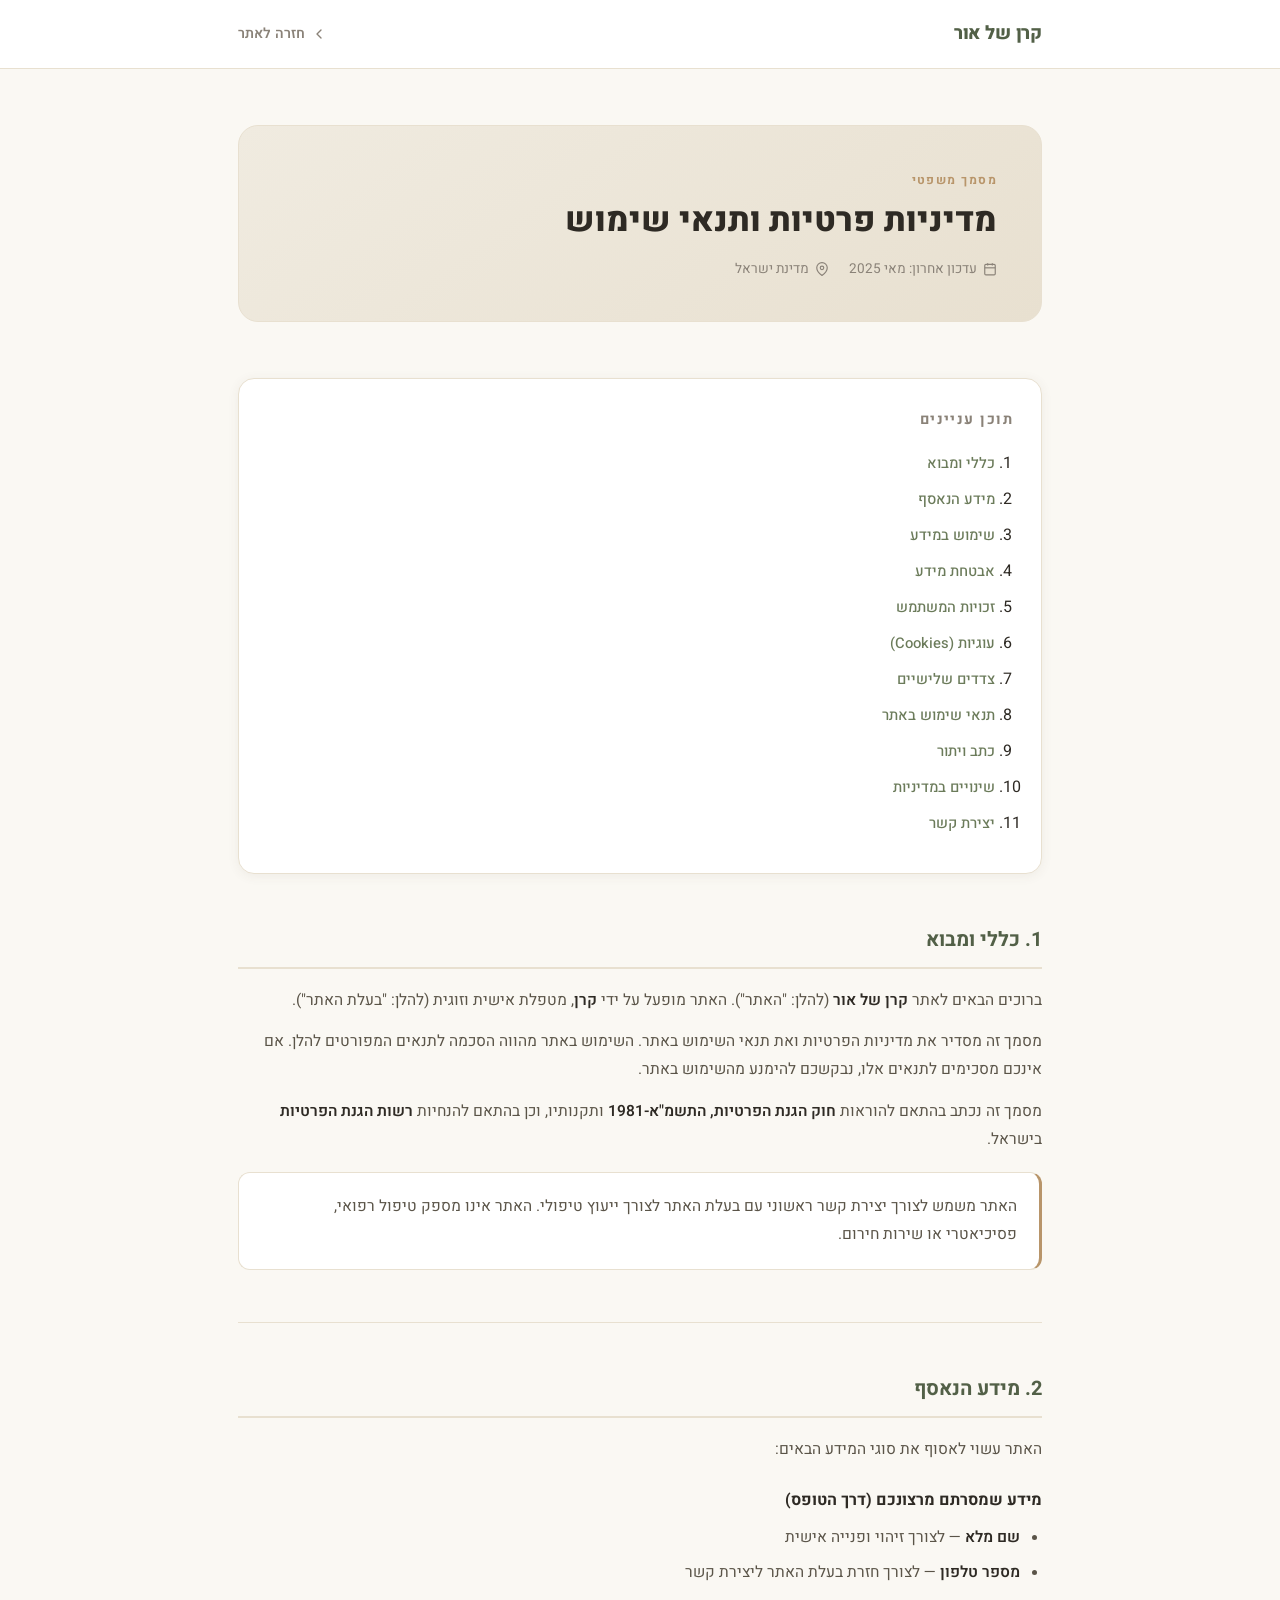
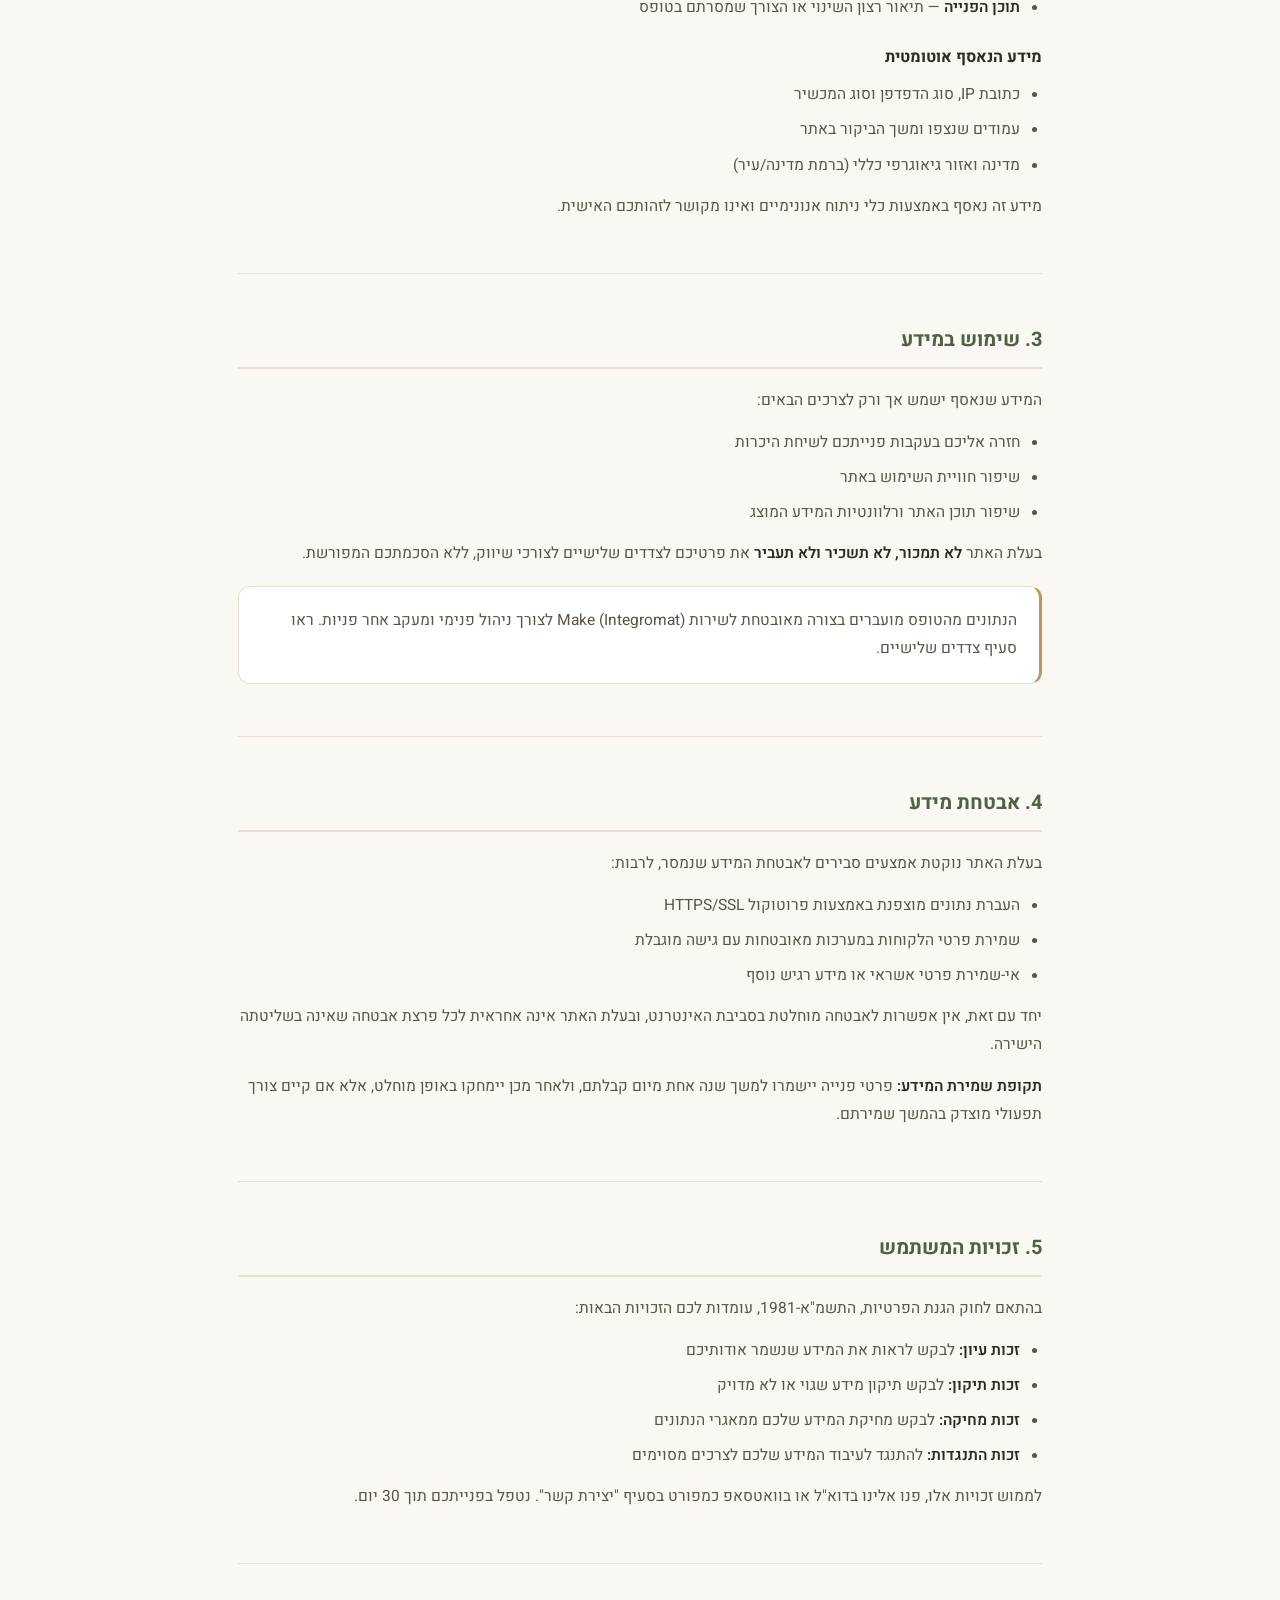
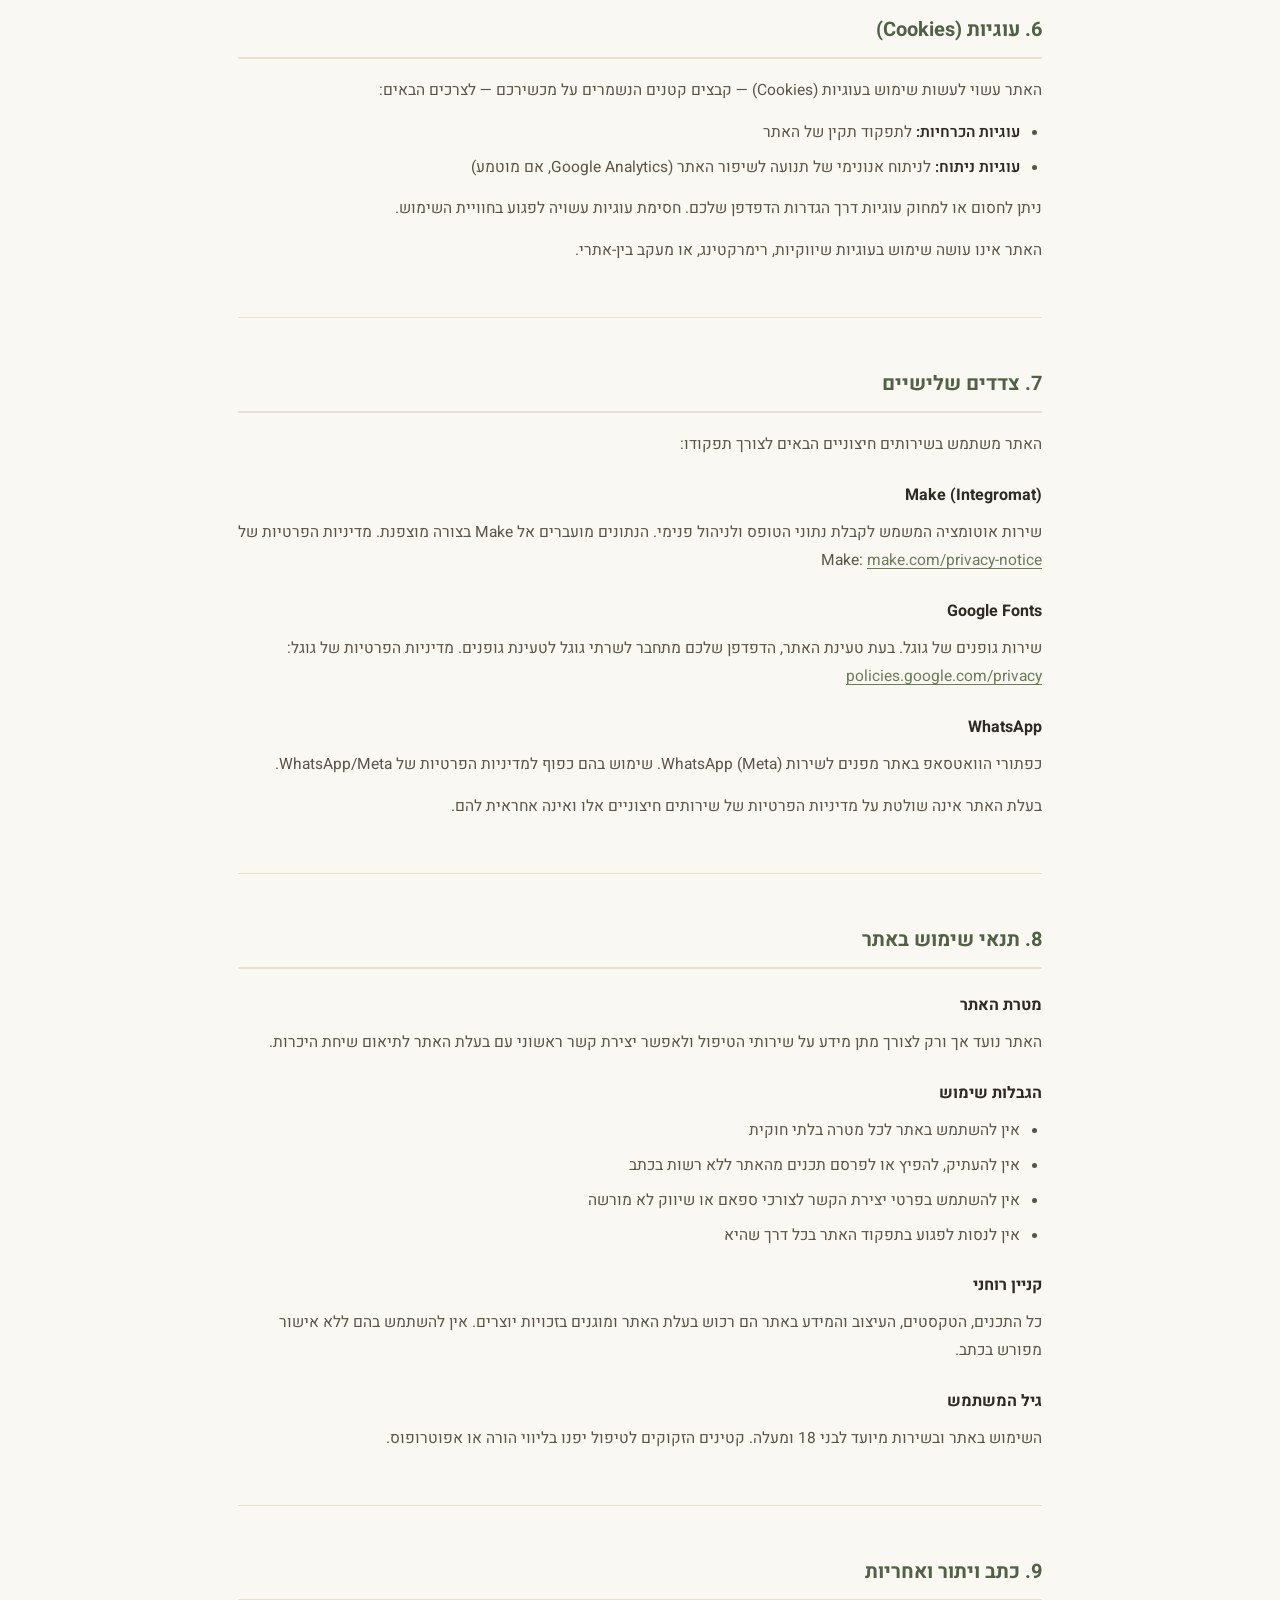
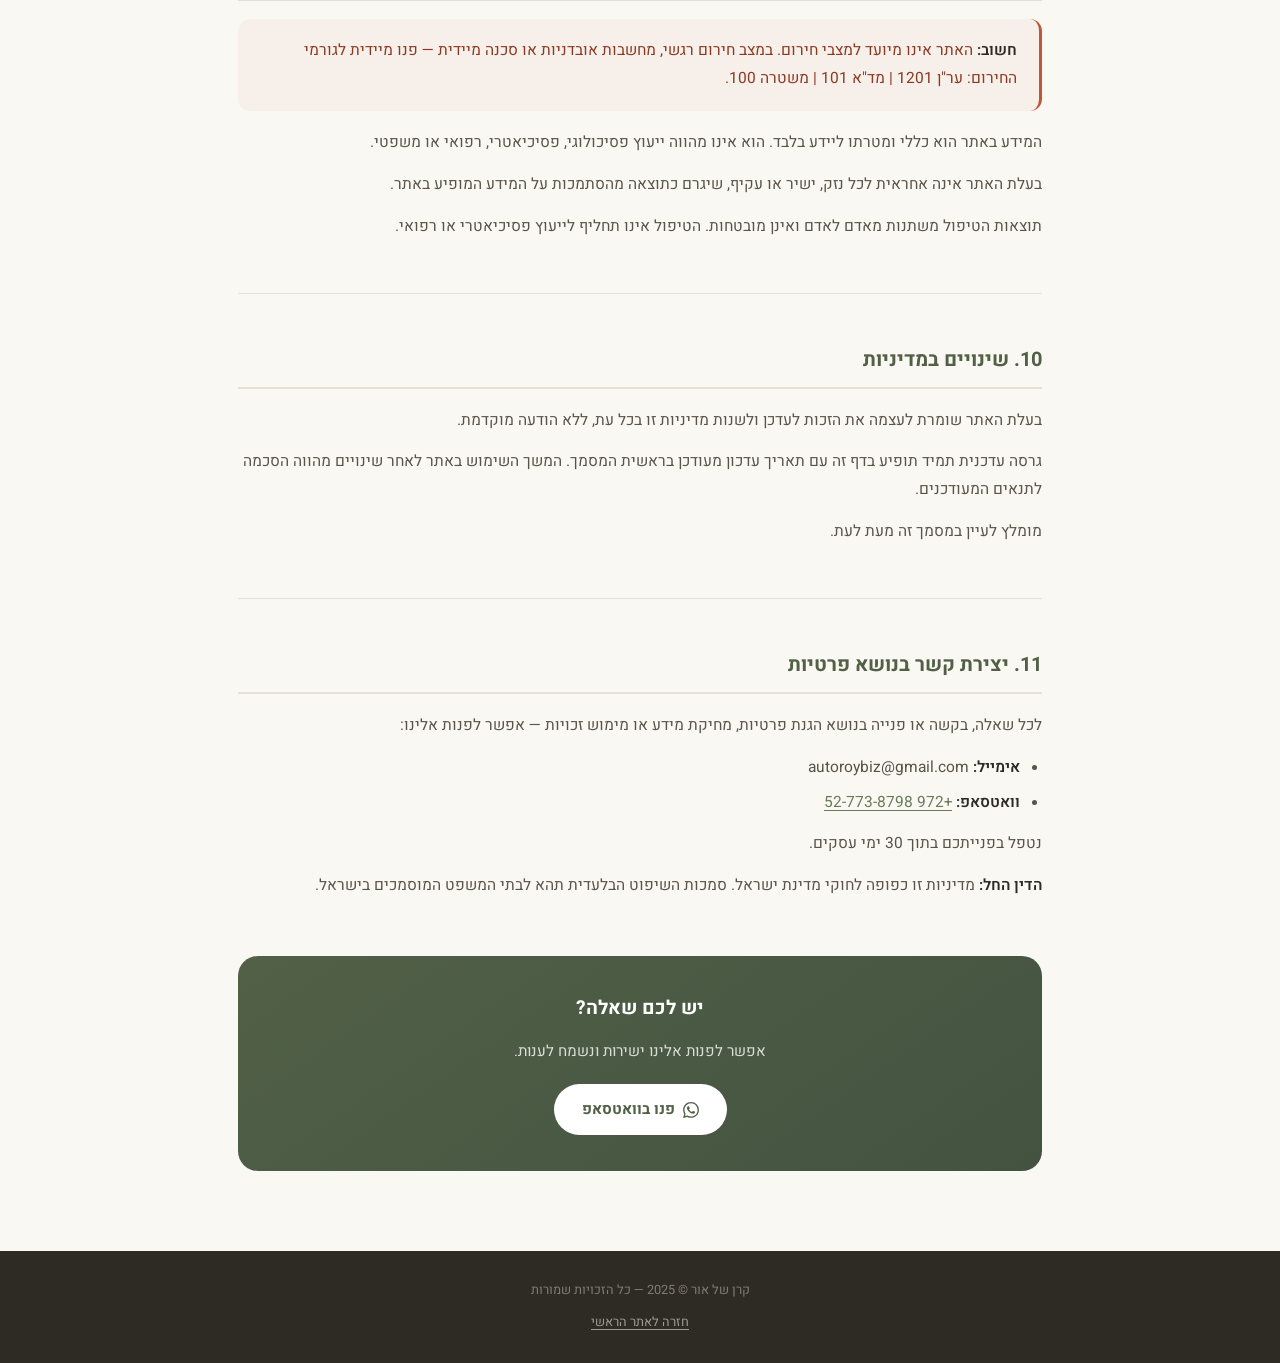
<file: תקנון.html>
<!DOCTYPE html>
<html lang="he" dir="rtl">
<head>
  <meta charset="UTF-8" />
  <meta name="viewport" content="width=device-width, initial-scale=1.0" />
  <title>מדיניות פרטיות ותנאי שימוש | קרן של אור</title>
  <meta name="description" content="מדיניות פרטיות ותנאי שימוש של האתר קרן של אור — טיפול אישי וזוגי." />
  <meta name="robots" content="noindex" />
  <link rel="preconnect" href="https://fonts.googleapis.com" />
  <link rel="preconnect" href="https://fonts.gstatic.com" crossorigin />
  <link href="https://fonts.googleapis.com/css2?family=Heebo:wght@300;400;500;600;700&display=swap" rel="stylesheet" />
  <style>
    :root {
      --cream:      #FAF8F3;
      --cream-alt:  #F0EBE0;
      --cream-deep: #E8E0D0;
      --olive:      #6B7B5A;
      --olive-dark: #526047;
      --gold:       #B8956A;
      --text-dark:  #2E2A24;
      --text-mid:   #5A5448;
      --text-soft:  #8A8278;
      --white:      #FFFFFF;
      --font:       'Heebo', 'Arial Hebrew', Arial, sans-serif;
    }
    *, *::before, *::after { box-sizing: border-box; margin: 0; padding: 0; }
    html { font-size: 16px; scroll-behavior: smooth; }
    body {
      font-family: var(--font); background: var(--cream);
      color: var(--text-dark); direction: rtl;
      line-height: 1.75; -webkit-font-smoothing: antialiased;
    }
    a { color: var(--olive); text-decoration: underline; text-underline-offset: 3px; }
    a:hover { color: var(--olive-dark); }

    /* --- HEADER --- */
    .site-header {
      background: var(--white);
      border-bottom: 1px solid var(--cream-deep);
      padding: 18px 0;
    }
    .header-inner {
      max-width: 860px; margin: 0 auto; padding: 0 28px;
      display: flex; align-items: center; justify-content: space-between;
    }
    .site-logo {
      font-size: 1.15rem; font-weight: 800; color: var(--olive-dark);
      text-decoration: none; letter-spacing: -0.01em;
    }
    .site-logo:hover { color: var(--olive); }
    .back-link {
      font-size: 0.88rem; font-weight: 600; color: var(--text-soft);
      text-decoration: none; display: flex; align-items: center; gap: 6px;
      transition: color 0.2s;
    }
    .back-link:hover { color: var(--olive); }

    /* --- LAYOUT --- */
    .page-wrap {
      max-width: 860px; margin: 0 auto;
      padding: 56px 28px 80px;
    }

    /* --- HERO --- */
    .doc-hero {
      background: linear-gradient(145deg, var(--cream-alt), var(--cream-deep));
      border-radius: 20px; padding: 44px 44px 40px;
      margin-bottom: 56px;
      border: 1px solid var(--cream-deep);
    }
    .doc-eyebrow {
      font-size: 0.75rem; font-weight: 700; color: var(--gold);
      letter-spacing: 0.12em; text-transform: uppercase; margin-bottom: 10px;
    }
    .doc-title {
      font-size: clamp(1.6rem, 3vw, 2.1rem); font-weight: 800;
      color: var(--text-dark); margin-bottom: 16px; line-height: 1.2;
    }
    .doc-meta {
      font-size: 0.85rem; color: var(--text-soft);
      display: flex; flex-wrap: wrap; gap: 20px;
    }
    .doc-meta span { display: flex; align-items: center; gap: 6px; }

    /* --- SECTIONS --- */
    .doc-section { margin-bottom: 52px; }
    .doc-section h2 {
      font-size: 1.25rem; font-weight: 700; color: var(--olive-dark);
      margin-bottom: 18px; padding-bottom: 10px;
      border-bottom: 2px solid var(--cream-deep);
    }
    .doc-section h3 {
      font-size: 1rem; font-weight: 700; color: var(--text-dark);
      margin: 22px 0 10px;
    }
    .doc-section p {
      font-size: 0.97rem; color: var(--text-mid);
      margin-bottom: 14px; line-height: 1.8;
    }
    .doc-section p:last-child { margin-bottom: 0; }
    .doc-section ul, .doc-section ol {
      margin: 10px 0 14px 0; padding-right: 22px;
    }
    .doc-section li {
      font-size: 0.97rem; color: var(--text-mid);
      margin-bottom: 8px; line-height: 1.75;
    }
    .doc-section strong { color: var(--text-dark); font-weight: 600; }

    /* --- HIGHLIGHT BOX --- */
    .info-box {
      background: var(--white); border-right: 3px solid var(--gold);
      border-radius: 12px; padding: 20px 22px;
      margin: 18px 0; border: 1px solid var(--cream-deep);
      border-right: 3px solid var(--gold);
    }
    .info-box p { margin-bottom: 0; }

    .warn-box {
      background: rgba(192,87,58,0.05);
      border-right: 3px solid #C0573A;
      border-radius: 12px; padding: 18px 22px;
      margin: 18px 0;
    }
    .warn-box p { color: #8A3A22; margin-bottom: 0; }

    /* --- TOC --- */
    .toc {
      background: var(--white); border-radius: 16px; padding: 28px 28px;
      margin-bottom: 48px; border: 1px solid var(--cream-deep);
      box-shadow: 0 2px 12px rgba(80,72,60,0.07);
    }
    .toc h2 {
      font-size: 0.9rem; font-weight: 700; color: var(--text-soft);
      letter-spacing: 0.1em; text-transform: uppercase;
      margin-bottom: 16px; border: none; padding: 0;
    }
    .toc ol { padding-right: 18px; }
    .toc li { margin-bottom: 8px; }
    .toc a {
      font-size: 0.92rem; font-weight: 500; color: var(--olive);
      text-decoration: none;
    }
    .toc a:hover { text-decoration: underline; }

    /* --- DIVIDER --- */
    .doc-divider {
      border: none; border-top: 1px solid var(--cream-deep);
      margin: 48px 0;
    }

    /* --- CONTACT BOX --- */
    .contact-box {
      background: linear-gradient(145deg, var(--olive-dark), #435340);
      border-radius: 20px; padding: 36px 36px;
      color: white; text-align: center; margin-top: 56px;
    }
    .contact-box h2 { color: white; margin-bottom: 12px; font-size: 1.2rem; }
    .contact-box p  { color: rgba(255,255,255,0.8); font-size: 0.95rem; margin-bottom: 20px; }
    .contact-box a  {
      display: inline-flex; align-items: center; gap: 8px;
      background: white; color: var(--olive-dark);
      padding: 12px 28px; border-radius: 50px;
      font-size: 0.95rem; font-weight: 700;
      text-decoration: none; transition: all 0.2s;
    }
    .contact-box a:hover { background: var(--cream); transform: translateY(-1px); }

    /* --- FOOTER --- */
    .page-footer {
      background: #2E2A24; padding: 28px 0; text-align: center;
    }
    .page-footer p {
      font-size: 0.8rem; color: rgba(250,248,243,0.4);
      margin-bottom: 6px;
    }
    .page-footer a { color: rgba(250,248,243,0.55); font-size: 0.8rem; }

    /* --- RESPONSIVE --- */
    @media (max-width: 600px) {
      .page-wrap   { padding: 36px 18px 60px; }
      .doc-hero    { padding: 28px 22px; }
      .toc         { padding: 22px 20px; }
      .contact-box { padding: 28px 20px; }
      .doc-section h2 { font-size: 1.1rem; }
    }
  </style>
</head>
<body>

  <!-- HEADER -->
  <header class="site-header">
    <div class="header-inner">
      <a href="index.html" class="site-logo">קרן של אור</a>
      <a href="index.html" class="back-link">
        <svg width="16" height="16" viewBox="0 0 24 24" fill="none" stroke="currentColor" stroke-width="2" stroke-linecap="round" stroke-linejoin="round" aria-hidden="true"><polyline points="15 18 9 12 15 6"/></svg>
        חזרה לאתר
      </a>
    </div>
  </header>

  <main class="page-wrap" role="main">

    <!-- HERO -->
    <div class="doc-hero">
      <p class="doc-eyebrow">מסמך משפטי</p>
      <h1 class="doc-title">מדיניות פרטיות ותנאי שימוש</h1>
      <div class="doc-meta">
        <span>
          <svg width="14" height="14" viewBox="0 0 24 24" fill="none" stroke="currentColor" stroke-width="2" aria-hidden="true"><rect x="3" y="4" width="18" height="18" rx="2" ry="2"/><line x1="16" y1="2" x2="16" y2="6"/><line x1="8" y1="2" x2="8" y2="6"/><line x1="3" y1="10" x2="21" y2="10"/></svg>
          עדכון אחרון: מאי 2025
        </span>
        <span>
          <svg width="14" height="14" viewBox="0 0 24 24" fill="none" stroke="currentColor" stroke-width="2" aria-hidden="true"><path d="M21 10c0 7-9 13-9 13s-9-6-9-13a9 9 0 0 1 18 0z"/><circle cx="12" cy="10" r="3"/></svg>
          מדינת ישראל
        </span>
      </div>
    </div>

    <!-- TABLE OF CONTENTS -->
    <nav class="toc" aria-label="תוכן עניינים">
      <h2>תוכן עניינים</h2>
      <ol>
        <li><a href="#general">כללי ומבוא</a></li>
        <li><a href="#data-collected">מידע הנאסף</a></li>
        <li><a href="#data-use">שימוש במידע</a></li>
        <li><a href="#data-security">אבטחת מידע</a></li>
        <li><a href="#user-rights">זכויות המשתמש</a></li>
        <li><a href="#cookies">עוגיות (Cookies)</a></li>
        <li><a href="#third-parties">צדדים שלישיים</a></li>
        <li><a href="#terms">תנאי שימוש באתר</a></li>
        <li><a href="#disclaimer">כתב ויתור</a></li>
        <li><a href="#changes">שינויים במדיניות</a></li>
        <li><a href="#contact">יצירת קשר</a></li>
      </ol>
    </nav>

    <!-- SECTION 1 -->
    <section class="doc-section" id="general">
      <h2>1. כללי ומבוא</h2>
      <p>ברוכים הבאים לאתר <strong>קרן של אור</strong> (להלן: "האתר"). האתר מופעל על ידי <strong>קרן</strong>, מטפלת אישית וזוגית (להלן: "בעלת האתר").</p>
      <p>מסמך זה מסדיר את מדיניות הפרטיות ואת תנאי השימוש באתר. השימוש באתר מהווה הסכמה לתנאים המפורטים להלן. אם אינכם מסכימים לתנאים אלו, נבקשכם להימנע מהשימוש באתר.</p>
      <p>מסמך זה נכתב בהתאם להוראות <strong>חוק הגנת הפרטיות, התשמ"א-1981</strong> ותקנותיו, וכן בהתאם להנחיות <strong>רשות הגנת הפרטיות</strong> בישראל.</p>
      <div class="info-box">
        <p>האתר משמש לצורך יצירת קשר ראשוני עם בעלת האתר לצורך ייעוץ טיפולי. האתר אינו מספק טיפול רפואי, פסיכיאטרי או שירות חירום.</p>
      </div>
    </section>

    <hr class="doc-divider" />

    <!-- SECTION 2 -->
    <section class="doc-section" id="data-collected">
      <h2>2. מידע הנאסף</h2>
      <p>האתר עשוי לאסוף את סוגי המידע הבאים:</p>

      <h3>מידע שמסרתם מרצונכם (דרך הטופס)</h3>
      <ul>
        <li><strong>שם מלא</strong> — לצורך זיהוי ופנייה אישית</li>
        <li><strong>מספר טלפון</strong> — לצורך חזרת בעלת האתר ליצירת קשר</li>
        <li><strong>תוכן הפנייה</strong> — תיאור רצון השינוי או הצורך שמסרתם בטופס</li>
      </ul>

      <h3>מידע הנאסף אוטומטית</h3>
      <ul>
        <li>כתובת IP, סוג הדפדפן וסוג המכשיר</li>
        <li>עמודים שנצפו ומשך הביקור באתר</li>
        <li>מדינה ואזור גיאוגרפי כללי (ברמת מדינה/עיר)</li>
      </ul>
      <p>מידע זה נאסף באמצעות כלי ניתוח אנונימיים ואינו מקושר לזהותכם האישית.</p>
    </section>

    <hr class="doc-divider" />

    <!-- SECTION 3 -->
    <section class="doc-section" id="data-use">
      <h2>3. שימוש במידע</h2>
      <p>המידע שנאסף ישמש אך ורק לצרכים הבאים:</p>
      <ul>
        <li>חזרה אליכם בעקבות פנייתכם לשיחת היכרות</li>
        <li>שיפור חוויית השימוש באתר</li>
        <li>שיפור תוכן האתר ורלוונטיות המידע המוצג</li>
      </ul>
      <p>בעלת האתר <strong>לא תמכור, לא תשכיר ולא תעביר</strong> את פרטיכם לצדדים שלישיים לצורכי שיווק, ללא הסכמתכם המפורשת.</p>
      <div class="info-box">
        <p>הנתונים מהטופס מועברים בצורה מאובטחת לשירות Make (Integromat) לצורך ניהול פנימי ומעקב אחר פניות. ראו סעיף צדדים שלישיים.</p>
      </div>
    </section>

    <hr class="doc-divider" />

    <!-- SECTION 4 -->
    <section class="doc-section" id="data-security">
      <h2>4. אבטחת מידע</h2>
      <p>בעלת האתר נוקטת אמצעים סבירים לאבטחת המידע שנמסר, לרבות:</p>
      <ul>
        <li>העברת נתונים מוצפנת באמצעות פרוטוקול HTTPS/SSL</li>
        <li>שמירת פרטי הלקוחות במערכות מאובטחות עם גישה מוגבלת</li>
        <li>אי-שמירת פרטי אשראי או מידע רגיש נוסף</li>
      </ul>
      <p>יחד עם זאת, אין אפשרות לאבטחה מוחלטת בסביבת האינטרנט, ובעלת האתר אינה אחראית לכל פרצת אבטחה שאינה בשליטתה הישירה.</p>
      <p><strong>תקופת שמירת המידע:</strong> פרטי פנייה יישמרו למשך שנה אחת מיום קבלתם, ולאחר מכן יימחקו באופן מוחלט, אלא אם קיים צורך תפעולי מוצדק בהמשך שמירתם.</p>
    </section>

    <hr class="doc-divider" />

    <!-- SECTION 5 -->
    <section class="doc-section" id="user-rights">
      <h2>5. זכויות המשתמש</h2>
      <p>בהתאם לחוק הגנת הפרטיות, התשמ"א-1981, עומדות לכם הזכויות הבאות:</p>
      <ul>
        <li><strong>זכות עיון:</strong> לבקש לראות את המידע שנשמר אודותיכם</li>
        <li><strong>זכות תיקון:</strong> לבקש תיקון מידע שגוי או לא מדויק</li>
        <li><strong>זכות מחיקה:</strong> לבקש מחיקת המידע שלכם ממאגרי הנתונים</li>
        <li><strong>זכות התנגדות:</strong> להתנגד לעיבוד המידע שלכם לצרכים מסוימים</li>
      </ul>
      <p>לממוש זכויות אלו, פנו אלינו בדוא"ל או בוואטסאפ כמפורט בסעיף "יצירת קשר". נטפל בפנייתכם תוך 30 יום.</p>
    </section>

    <hr class="doc-divider" />

    <!-- SECTION 6 -->
    <section class="doc-section" id="cookies">
      <h2>6. עוגיות (Cookies)</h2>
      <p>האתר עשוי לעשות שימוש בעוגיות (Cookies) — קבצים קטנים הנשמרים על מכשירכם — לצרכים הבאים:</p>
      <ul>
        <li><strong>עוגיות הכרחיות:</strong> לתפקוד תקין של האתר</li>
        <li><strong>עוגיות ניתוח:</strong> לניתוח אנונימי של תנועה לשיפור האתר (Google Analytics, אם מוטמע)</li>
      </ul>
      <p>ניתן לחסום או למחוק עוגיות דרך הגדרות הדפדפן שלכם. חסימת עוגיות עשויה לפגוע בחוויית השימוש.</p>
      <p>האתר אינו עושה שימוש בעוגיות שיווקיות, רימרקטינג, או מעקב בין-אתרי.</p>
    </section>

    <hr class="doc-divider" />

    <!-- SECTION 7 -->
    <section class="doc-section" id="third-parties">
      <h2>7. צדדים שלישיים</h2>
      <p>האתר משתמש בשירותים חיצוניים הבאים לצורך תפקודו:</p>

      <h3>Make (Integromat)</h3>
      <p>שירות אוטומציה המשמש לקבלת נתוני הטופס ולניהול פנימי. הנתונים מועברים אל Make בצורה מוצפנת. מדיניות הפרטיות של Make: <a href="https://www.make.com/en/privacy-notice" target="_blank" rel="noopener noreferrer">make.com/privacy-notice</a></p>

      <h3>Google Fonts</h3>
      <p>שירות גופנים של גוגל. בעת טעינת האתר, הדפדפן שלכם מתחבר לשרתי גוגל לטעינת גופנים. מדיניות הפרטיות של גוגל: <a href="https://policies.google.com/privacy" target="_blank" rel="noopener noreferrer">policies.google.com/privacy</a></p>

      <h3>WhatsApp</h3>
      <p>כפתורי הוואטסאפ באתר מפנים לשירות WhatsApp (Meta). שימוש בהם כפוף למדיניות הפרטיות של WhatsApp/Meta.</p>

      <p>בעלת האתר אינה שולטת על מדיניות הפרטיות של שירותים חיצוניים אלו ואינה אחראית להם.</p>
    </section>

    <hr class="doc-divider" />

    <!-- SECTION 8 -->
    <section class="doc-section" id="terms">
      <h2>8. תנאי שימוש באתר</h2>

      <h3>מטרת האתר</h3>
      <p>האתר נועד אך ורק לצורך מתן מידע על שירותי הטיפול ולאפשר יצירת קשר ראשוני עם בעלת האתר לתיאום שיחת היכרות.</p>

      <h3>הגבלות שימוש</h3>
      <ul>
        <li>אין להשתמש באתר לכל מטרה בלתי חוקית</li>
        <li>אין להעתיק, להפיץ או לפרסם תכנים מהאתר ללא רשות בכתב</li>
        <li>אין להשתמש בפרטי יצירת הקשר לצורכי ספאם או שיווק לא מורשה</li>
        <li>אין לנסות לפגוע בתפקוד האתר בכל דרך שהיא</li>
      </ul>

      <h3>קניין רוחני</h3>
      <p>כל התכנים, הטקסטים, העיצוב והמידע באתר הם רכוש בעלת האתר ומוגנים בזכויות יוצרים. אין להשתמש בהם ללא אישור מפורש בכתב.</p>

      <h3>גיל המשתמש</h3>
      <p>השימוש באתר ובשירות מיועד לבני 18 ומעלה. קטינים הזקוקים לטיפול יפנו בליווי הורה או אפוטרופוס.</p>
    </section>

    <hr class="doc-divider" />

    <!-- SECTION 9 -->
    <section class="doc-section" id="disclaimer">
      <h2>9. כתב ויתור ואחריות</h2>

      <div class="warn-box">
        <p><strong>חשוב:</strong> האתר אינו מיועד למצבי חירום. במצב חירום רגשי, מחשבות אובדניות או סכנה מיידית — פנו מיידית לגורמי החירום: ער"ן 1201 | מד"א 101 | משטרה 100.</p>
      </div>

      <p>המידע באתר הוא כללי ומטרתו ליידע בלבד. הוא אינו מהווה ייעוץ פסיכולוגי, פסיכיאטרי, רפואי או משפטי.</p>
      <p>בעלת האתר אינה אחראית לכל נזק, ישיר או עקיף, שיגרם כתוצאה מהסתמכות על המידע המופיע באתר.</p>
      <p>תוצאות הטיפול משתנות מאדם לאדם ואינן מובטחות. הטיפול אינו תחליף לייעוץ פסיכיאטרי או רפואי.</p>
    </section>

    <hr class="doc-divider" />

    <!-- SECTION 10 -->
    <section class="doc-section" id="changes">
      <h2>10. שינויים במדיניות</h2>
      <p>בעלת האתר שומרת לעצמה את הזכות לעדכן ולשנות מדיניות זו בכל עת, ללא הודעה מוקדמת.</p>
      <p>גרסה עדכנית תמיד תופיע בדף זה עם תאריך עדכון מעודכן בראשית המסמך. המשך השימוש באתר לאחר שינויים מהווה הסכמה לתנאים המעודכנים.</p>
      <p>מומלץ לעיין במסמך זה מעת לעת.</p>
    </section>

    <hr class="doc-divider" />

    <!-- SECTION 11 -->
    <section class="doc-section" id="contact">
      <h2>11. יצירת קשר בנושא פרטיות</h2>
      <p>לכל שאלה, בקשה או פנייה בנושא הגנת פרטיות, מחיקת מידע או מימוש זכויות — אפשר לפנות אלינו:</p>
      <ul>
        <li><strong>אימייל:</strong> autoroybiz@gmail.com</li>
        <li><strong>וואטסאפ:</strong> <a href="https://wa.me/972527738798" target="_blank" rel="noopener">+972 52-773-8798</a></li>
      </ul>
      <p>נטפל בפנייתכם בתוך 30 ימי עסקים.</p>
      <p><strong>הדין החל:</strong> מדיניות זו כפופה לחוקי מדינת ישראל. סמכות השיפוט הבלעדית תהא לבתי המשפט המוסמכים בישראל.</p>
    </section>

    <!-- CONTACT BOX -->
    <div class="contact-box">
      <h2>יש לכם שאלה?</h2>
      <p>אפשר לפנות אלינו ישירות ונשמח לענות.</p>
      <a href="https://wa.me/972527738798?text=%D7%A9%D7%9C%D7%95%D7%9D%20%D7%A7%D7%A8%D7%9F%2C%20%D7%99%D7%A9%20%D7%9C%D7%99%20%D7%A9%D7%90%D7%9C%D7%94%20%D7%91%D7%A0%D7%95%D7%92%D7%A2%20%D7%9C%D7%9E%D7%93%D7%99%D7%A0%D7%99%D7%95%D7%AA%20%D7%94%D7%A4%D7%A8%D7%98%D7%99%D7%95%D7%AA" target="_blank" rel="noopener" aria-label="פנו לקרן בוואטסאפ">
        <svg width="16" height="16" viewBox="0 0 24 24" fill="currentColor" aria-hidden="true"><path d="M17.472 14.382c-.297-.149-1.758-.867-2.03-.967-.273-.099-.471-.148-.67.15-.197.297-.767.966-.94 1.164-.173.199-.347.223-.644.075-.297-.15-1.255-.463-2.39-1.475-.883-.788-1.48-1.761-1.653-2.059-.173-.297-.018-.458.13-.606.134-.133.298-.347.446-.52.149-.174.198-.298.298-.497.099-.198.05-.371-.025-.52-.075-.149-.669-1.612-.916-2.207-.242-.579-.487-.5-.669-.51-.173-.008-.371-.01-.57-.01-.198 0-.52.074-.792.372-.272.297-1.04 1.016-1.04 2.479 0 1.462 1.065 2.875 1.213 3.074.149.198 2.096 3.2 5.077 4.487.709.306 1.262.489 1.694.625.712.227 1.36.195 1.871.118.571-.085 1.758-.719 2.006-1.413.248-.694.248-1.289.173-1.413-.074-.124-.272-.198-.57-.347m-5.421 7.403h-.004a9.87 9.87 0 01-5.031-1.378l-.361-.214-3.741.982.998-3.648-.235-.374a9.86 9.86 0 01-1.51-5.26c.001-5.45 4.436-9.884 9.888-9.884 2.64 0 5.122 1.03 6.988 2.898a9.825 9.825 0 012.893 6.994c-.003 5.45-4.437 9.884-9.885 9.884m8.413-18.297A11.815 11.815 0 0012.05 0C5.495 0 .16 5.335.157 11.892c0 2.096.547 4.142 1.588 5.945L.057 24l6.305-1.654a11.882 11.882 0 005.683 1.448h.005c6.554 0 11.89-5.335 11.893-11.893a11.821 11.821 0 00-3.48-8.413z"/></svg>
        פנו בוואטסאפ
      </a>
    </div>

  </main>

  <footer class="page-footer">
    <p>קרן של אור &copy; 2025 — כל הזכויות שמורות</p>
    <a href="index.html">חזרה לאתר הראשי</a>
  </footer>

</body>
</html>
</file>
<file: style.css>
/* ===================================================
   קרן של אור — Premium Landing Page
   =================================================== */

/* ---- TOKENS ---- */
:root {
  --cream:        #FAF8F3;
  --cream-alt:    #F0EBE0;
  --cream-deep:   #E8E0D0;
  --olive:        #6B7B5A;
  --olive-dark:   #526047;
  --olive-light:  #8A9B78;
  --sage:         #A8BB96;
  --sage-light:   #C5D4B8;
  --gold:         #B8956A;
  --gold-light:   #D4B48A;
  --gold-subtle:  rgba(184,149,106,0.12);
  --text-dark:    #2E2A24;
  --text-mid:     #5A5448;
  --text-soft:    #8A8278;
  --wa-green:     #25D366;
  --wa-dark:      #1EBE5C;
  --white:        #FFFFFF;
  --err:          #C0573A;
  --shadow-xs:    0 1px 6px rgba(80,72,60,0.07);
  --shadow-sm:    0 2px 14px rgba(80,72,60,0.09);
  --shadow-md:    0 6px 32px rgba(80,72,60,0.12);
  --shadow-lg:    0 16px 60px rgba(80,72,60,0.15);
  --r-sm:         8px;
  --r-md:         16px;
  --r-lg:         24px;
  --r-xl:         32px;
  --r-full:       9999px;
  --ease:         all 0.25s cubic-bezier(0.4,0,0.2,1);
  --font:         'Rubik', 'Arial Hebrew', Arial, sans-serif;
}

/* ---- RESET ---- */
*, *::before, *::after { box-sizing: border-box; margin: 0; padding: 0; }
html  { scroll-behavior: smooth; font-size: 16px; }
body  { font-family: var(--font); background: var(--cream); color: var(--text-dark); direction: rtl; line-height: 1.7; -webkit-font-smoothing: antialiased; overflow-x: hidden; }
img   { display: block; max-width: 100%; }
a     { color: inherit; text-decoration: none; }
button{ cursor: pointer; font-family: var(--font); border: none; background: none; }

/* ---- CONTAINER ---- */
.container { width: 100%; max-width: 1100px; margin: 0 auto; padding: 0 28px; }

/* ---- TYPOGRAPHY ---- */
h1 { font-size: clamp(2rem, 5.2vw, 3.1rem); font-weight: 800; line-height: 1.2; letter-spacing: -0.018em; }
h2 { font-size: clamp(1.5rem, 3.2vw, 2.1rem); font-weight: 700; line-height: 1.3; letter-spacing: -0.01em; }
h3 { font-size: 1.04rem; font-weight: 600; line-height: 1.45; }
p  { font-size: 1rem; line-height: 1.75; }

.section-eyebrow {
  font-size: 0.77rem;
  font-weight: 600;
  color: var(--gold);
  letter-spacing: 0.1em;
  text-transform: uppercase;
  margin-bottom: 10px;
}

/* ---- SECTIONS ---- */
.section { padding: 96px 0; }
.section-alt { background-color: var(--cream-alt); }

.section-header {
  text-align: center;
  max-width: 660px;
  margin: 0 auto 60px;
}
.section-header h2 { margin-bottom: 14px; }
.section-header p  { color: var(--text-mid); font-size: 1.05rem; }
.section-header .section-eyebrow { margin-bottom: 12px; }

.section-footer-note {
  text-align: center;
  margin-top: 48px;
  font-size: 1rem;
  color: var(--olive);
  font-weight: 500;
  font-style: italic;
}

/* ---- BUTTONS ---- */
.btn-primary {
  display: inline-flex; align-items: center; gap: 9px;
  background: var(--olive);
  color: var(--white);
  padding: 14px 30px;
  border-radius: var(--r-full);
  font-size: 1rem; font-weight: 700; font-family: var(--font);
  border: 2px solid var(--olive);
  transition: var(--ease);
  cursor: pointer; white-space: nowrap;
}
.btn-primary:hover {
  background: var(--olive-dark); border-color: var(--olive-dark);
  transform: translateY(-2px);
  box-shadow: 0 10px 28px rgba(107,123,90,0.32);
}
.btn-primary:active { transform: translateY(0); }

.btn-hero {
  padding: 16px 36px;
  font-size: 1.05rem;
  box-shadow: 0 6px 20px rgba(107,123,90,0.25);
}

.btn-secondary {
  display: inline-flex; align-items: center; gap: 9px;
  background: transparent;
  color: var(--olive);
  padding: 13px 28px;
  border-radius: var(--r-full);
  font-size: 1rem; font-weight: 700;
  border: 2px solid var(--olive);
  transition: var(--ease);
  cursor: pointer; white-space: nowrap;
}
.btn-secondary:hover {
  background: var(--olive); color: var(--white);
  transform: translateY(-2px);
  box-shadow: 0 8px 24px rgba(107,123,90,0.25);
}

.btn-hero-wa { padding: 15px 28px; }

.btn-nav-wa {
  display: inline-flex; align-items: center; gap: 6px;
  background: var(--wa-green); color: var(--white) !important;
  padding: 8px 16px; border-radius: var(--r-full);
  font-size: 0.88rem; font-weight: 700;
  transition: var(--ease);
}
.btn-nav-wa:hover { background: var(--wa-dark); transform: translateY(-1px); }

.btn-wa-full {
  display: inline-flex; align-items: center; justify-content: center; gap: 9px;
  background: var(--wa-green); color: var(--white);
  padding: 14px 24px; border-radius: var(--r-full);
  font-size: 0.97rem; font-weight: 700; width: 100%;
  border: 2px solid var(--wa-green);
  transition: var(--ease);
}
.btn-wa-full:hover {
  background: var(--wa-dark); border-color: var(--wa-dark);
  transform: translateY(-2px);
  box-shadow: 0 8px 24px rgba(37,211,102,0.32);
}

/* ---- NAVBAR ---- */
.navbar {
  position: fixed; top: 0; right: 0; left: 0; z-index: 50;
  background: rgba(250,248,243,0.9);
  backdrop-filter: blur(16px); -webkit-backdrop-filter: blur(16px);
  border-bottom: 1px solid rgba(90,84,72,0.08);
  transition: box-shadow 0.3s ease;
}
.navbar.scrolled { box-shadow: var(--shadow-sm); }

.navbar-inner {
  display: flex; align-items: center; justify-content: space-between;
  height: 68px; gap: 24px;
}

.logo {
  font-size: 1.2rem; font-weight: 800; color: var(--olive-dark);
  letter-spacing: -0.02em; white-space: nowrap; flex-shrink: 0;
}
.logo:hover { color: var(--olive); }

.nav-links { display: flex; align-items: center; gap: 4px; }
.nav-links a {
  font-size: 0.9rem; font-weight: 500; color: var(--text-mid);
  padding: 7px 12px; border-radius: var(--r-sm);
  transition: var(--ease); white-space: nowrap;
}
.nav-links a:hover { color: var(--olive); background: rgba(107,123,90,0.08); }

.hamburger {
  display: none; flex-direction: column; justify-content: center;
  align-items: center; gap: 5px;
  width: 44px; height: 44px; padding: 4px;
  border-radius: var(--r-sm); transition: var(--ease);
}
.hamburger span {
  display: block; width: 22px; height: 2px;
  background: var(--text-dark); border-radius: 2px;
  transition: var(--ease);
}
.hamburger:hover { background: rgba(107,123,90,0.08); }
.hamburger.active span:nth-child(1) { transform: translateY(7px) rotate(45deg); }
.hamburger.active span:nth-child(2) { opacity: 0; transform: scaleX(0); }
.hamburger.active span:nth-child(3) { transform: translateY(-7px) rotate(-45deg); }

/* ---- HERO ---- */
.hero {
  background: linear-gradient(155deg, var(--cream) 0%, #EDE6D8 55%, #E8DFD0 100%);
  padding-top: 120px;
  padding-bottom: 0;
  position: relative; overflow: hidden;
}

.hero-blob {
  position: absolute; border-radius: 50%;
  pointer-events: none;
  animation: blobFloat 12s ease-in-out infinite;
}
.hero-blob-1 {
  width: 560px; height: 560px;
  background: radial-gradient(circle, rgba(168,187,150,0.16) 0%, transparent 70%);
  top: -120px; left: -180px;
}
.hero-blob-2 {
  width: 400px; height: 400px;
  background: radial-gradient(circle, rgba(184,149,106,0.1) 0%, transparent 70%);
  bottom: 40px; right: -100px;
  animation-delay: -6s; animation-direction: reverse;
}
@keyframes blobFloat {
  0%,100% { transform: translate(0, 0); }
  33%      { transform: translate(20px, -25px); }
  66%      { transform: translate(-12px, 12px); }
}

.hero-inner {
  display: grid;
  grid-template-columns: 1fr 260px;
  gap: 56px;
  align-items: center;
  padding-bottom: 80px;
  position: relative; z-index: 1;
}

.hero-eyebrow {
  font-size: 0.8rem; font-weight: 600;
  color: var(--gold); letter-spacing: 0.1em;
  text-transform: uppercase; margin-bottom: 14px;
}

.hero-title { color: var(--text-dark); margin-bottom: 18px; }

.hero-sub {
  font-size: 1.13rem; color: var(--olive-dark); font-weight: 500;
  margin-bottom: 28px; line-height: 1.65;
  max-width: 480px;
}

.hero-cta {
  display: flex; flex-wrap: wrap; gap: 14px; align-items: center;
  margin-bottom: 32px;
}

.hero-body {
  color: var(--text-mid); font-size: 1rem;
  max-width: 520px; line-height: 1.8;
}

/* Hero Card */
.hero-card-inner {
  background: var(--white);
  border-radius: var(--r-xl);
  padding: 40px 28px 32px;
  box-shadow: var(--shadow-lg);
  text-align: center;
  position: relative; overflow: hidden;
  border: 1px solid rgba(90,84,72,0.06);
}
.hero-card-glow {
  position: absolute; top: -40px; right: -40px;
  width: 160px; height: 160px;
  background: radial-gradient(circle, rgba(184,149,106,0.18) 0%, transparent 70%);
  border-radius: 50%;
  pointer-events: none;
}
/* Multi-layer animated sun wrapper */
.hero-sun-wrap {
  position: relative;
  width: 84px; height: 84px;
  display: flex; align-items: center; justify-content: center;
  margin: 0 auto 20px;
}

.sun-aura {
  position: absolute; inset: -22px;
  border-radius: 50%;
  background: radial-gradient(circle, rgba(184,149,106,0.22) 0%, rgba(184,149,106,0.06) 55%, transparent 75%);
  animation: sunAuraPulse 3.5s ease-in-out infinite;
  pointer-events: none;
}

.sun-ring-outer {
  position: absolute; inset: -10px;
  border-radius: 50%;
  border: 1.5px dashed rgba(184,149,106,0.32);
  animation: sunRingCCW 22s linear infinite;
}

.sun-ring-inner {
  position: absolute; inset: 6px;
  border-radius: 50%;
  border: 1px solid rgba(184,149,106,0.18);
  animation: sunRingCW 13s linear infinite;
}

.hero-card-sun {
  color: var(--gold);
  display: flex; align-items: center; justify-content: center;
  animation: sunSpin 10s linear infinite;
  position: relative; z-index: 1;
  filter: drop-shadow(0 0 10px rgba(184,149,106,0.48));
}

@keyframes sunSpin    { from { transform: rotate(0deg); }  to { transform: rotate(360deg); } }
@keyframes sunRingCCW { from { transform: rotate(0deg); }  to { transform: rotate(-360deg); } }
@keyframes sunRingCW  { from { transform: rotate(0deg); }  to { transform: rotate(360deg); } }
@keyframes sunAuraPulse {
  0%, 100% { opacity: 0.6; transform: scale(1); }
  50%      { opacity: 1;   transform: scale(1.18); }
}
.hero-card-brand {
  font-size: 1.25rem; font-weight: 800; color: var(--olive-dark);
  margin-bottom: 10px; letter-spacing: -0.01em;
}
.hero-card-divider {
  width: 44px; height: 2px;
  background: linear-gradient(90deg, var(--gold-light), var(--sage));
  margin: 0 auto 14px; border-radius: 2px;
}
.hero-card-tagline {
  font-size: 0.9rem; color: var(--text-mid);
  line-height: 1.7; margin-bottom: 20px;
}
.hero-card-footer {
  display: flex; align-items: center; justify-content: center; gap: 6px;
  font-size: 0.75rem; font-weight: 600; color: var(--text-soft);
  letter-spacing: 0.04em;
}
.hero-card-footer .dot { color: var(--gold); }

.hero-wave {
  line-height: 0;
  position: relative; z-index: 1;
}
.hero-wave svg { width: 100%; height: 70px; display: block; }

/* ---- VALUES STRIP ---- */
.values-strip {
  background: var(--cream-alt);
  padding: 28px 0;
  border-bottom: 1px solid var(--cream-deep);
}
.values-inner {
  display: flex; align-items: center; justify-content: center;
  gap: 0; flex-wrap: wrap;
}
.value-item {
  display: flex; align-items: center; gap: 10px;
  padding: 8px 28px; font-size: 0.9rem; font-weight: 600;
  color: var(--text-mid);
}
.value-icon {
  width: 36px; height: 36px;
  background: linear-gradient(135deg, rgba(168,187,150,0.25), rgba(197,212,184,0.15));
  border-radius: var(--r-sm);
  display: flex; align-items: center; justify-content: center;
  color: var(--olive); flex-shrink: 0;
}
.value-sep {
  width: 1px; height: 32px;
  background: var(--cream-deep);
  margin: 0 4px;
}

/* ---- FOR WHOM ---- */
.cards-grid {
  display: grid;
  grid-template-columns: repeat(auto-fill, minmax(240px, 1fr));
  gap: 18px;
}
.card {
  background: var(--white);
  border-radius: var(--r-md);
  padding: 22px 20px;
  box-shadow: var(--shadow-xs);
  border: 1px solid rgba(90,84,72,0.07);
  transition: var(--ease);
  display: flex; gap: 14px; align-items: flex-start;
  cursor: default;
}
.card:hover {
  transform: translateY(-4px);
  box-shadow: var(--shadow-md);
  border-color: rgba(107,123,90,0.18);
}
.card-icon {
  flex-shrink: 0; width: 38px; height: 38px;
  background: linear-gradient(135deg, rgba(168,187,150,0.22), rgba(197,212,184,0.1));
  border-radius: var(--r-sm);
  display: flex; align-items: center; justify-content: center;
  color: var(--olive); margin-top: 2px;
}
.card p { font-size: 0.93rem; color: var(--text-mid); line-height: 1.65; }

/* ---- APPROACH ---- */
.approach-inner {
  display: grid;
  grid-template-columns: 1fr 1fr;
  gap: 72px; align-items: center;
}
.approach-text .section-eyebrow { display: block; }
.approach-text h2 { margin-bottom: 22px; }
.approach-text p { color: var(--text-mid); font-size: 1.03rem; margin-bottom: 16px; }
.approach-text p:last-child { margin-bottom: 0; }

.approach-quote {
  background: linear-gradient(150deg, var(--olive-dark), #465540);
  border-radius: var(--r-xl); padding: 52px 44px;
  color: var(--white); position: relative; overflow: hidden;
}
.approach-quote::before {
  content: '';
  position: absolute; top: -40px; left: -40px;
  width: 180px; height: 180px;
  background: rgba(255,255,255,0.05);
  border-radius: 50%; pointer-events: none;
}
.approach-quote::after {
  content: '';
  position: absolute; bottom: -30px; right: -30px;
  width: 120px; height: 120px;
  background: rgba(255,255,255,0.04);
  border-radius: 50%; pointer-events: none;
}
.quote-mark {
  font-size: 6rem; line-height: 0.5; color: var(--sage);
  font-family: Georgia, serif; display: block;
  margin-bottom: 24px; opacity: 0.65;
}
.approach-quote p {
  font-size: 1.18rem; font-weight: 500; line-height: 1.8;
  color: rgba(255,255,255,0.95); position: relative; z-index: 1;
}
.quote-author {
  margin-top: 24px; font-size: 0.9rem; font-weight: 700;
  color: var(--sage-light); letter-spacing: 0.04em;
  position: relative; z-index: 1;
}

/* ---- PROCESS ---- */
.process-list {
  display: grid; grid-template-columns: 1fr 1fr;
  gap: 20px; margin-bottom: 44px;
}
.process-item {
  background: var(--white); border-radius: var(--r-md); padding: 26px;
  box-shadow: var(--shadow-xs);
  display: flex; gap: 18px; align-items: flex-start;
  border: 1px solid rgba(90,84,72,0.07);
  transition: var(--ease);
}
.process-item:hover {
  transform: translateY(-3px); box-shadow: var(--shadow-md);
  border-color: rgba(107,123,90,0.15);
}
.process-num {
  font-size: 0.72rem; font-weight: 800; color: var(--gold);
  background: var(--gold-subtle);
  width: 34px; height: 34px; border-radius: 50%;
  display: flex; align-items: center; justify-content: center;
  flex-shrink: 0; letter-spacing: 0.02em;
}
.process-content h3 { color: var(--text-dark); margin-bottom: 7px; }
.process-content p  { font-size: 0.91rem; color: var(--text-soft); line-height: 1.65; }
.process-note {
  text-align: center; font-size: 1rem; color: var(--olive);
  font-weight: 500; font-style: italic;
}

/* ---- GALLERY ---- */
.gallery-section { background: var(--cream); }

.gallery-grid {
  display: grid;
  grid-template-columns: 1fr 1.6fr 1fr;
  grid-template-rows: 380px 310px;
  gap: 14px;
  border-radius: var(--r-lg);
  overflow: hidden;
}
.gallery-item:nth-child(4) { grid-column: 1 / -1; }

.gallery-item {
  position: relative; border-radius: var(--r-md); overflow: hidden;
  cursor: pointer; transition: transform 0.4s ease;
}
.gallery-item:hover { transform: scale(1.02); }
.gallery-item:hover .gallery-label { opacity: 1; transform: translateY(0); }

.gallery-item-1 {
  background-image: url('תמונת שקיעה לאווירה.jpeg');
  background-size: cover;
  background-position: center 25%;
}
.gallery-item-2 {
  background-image: url('תמונת ים עם קונכיות לאווירה.jpeg');
  background-size: cover;
  background-position: center 65%;
}
.gallery-item-3 {
  background-image: url('תמונת עננים לנוף.jpeg');
  background-size: cover;
  background-position: center 15%;
}
.gallery-item-4 {
  background-image: url('תמונה אווירה פוטנציאל.jpeg');
  background-size: cover;
  background-position: center 48%;
}

.gallery-label {
  position: absolute; bottom: 0; right: 0; left: 0;
  padding: 40px 18px 16px;
  background: linear-gradient(to top, rgba(30,26,20,0.55) 0%, transparent 100%);
  color: rgba(255,255,255,0.96); font-size: 0.85rem; font-weight: 600;
  letter-spacing: 0.06em; text-align: center;
  opacity: 0; transform: translateY(4px);
  transition: opacity 0.3s ease, transform 0.3s ease;
}

/* ---- RESULTS ---- */
.results-grid {
  display: grid; grid-template-columns: repeat(auto-fill, minmax(190px, 1fr));
  gap: 14px; margin-bottom: 52px;
}
.result-card {
  background: var(--white); border-radius: var(--r-md); padding: 24px 16px;
  text-align: center; box-shadow: var(--shadow-xs);
  border: 1px solid rgba(90,84,72,0.07);
  transition: var(--ease);
  display: flex; flex-direction: column; align-items: center; gap: 12px;
}
.result-card:hover {
  transform: translateY(-4px); box-shadow: var(--shadow-md);
  border-color: rgba(107,123,90,0.18);
}
.result-icon {
  width: 44px; height: 44px;
  background: linear-gradient(135deg, rgba(168,187,150,0.24), rgba(197,212,184,0.12));
  border-radius: 50%; display: flex; align-items: center; justify-content: center;
  color: var(--olive);
}
.result-card p { font-size: 0.92rem; font-weight: 600; color: var(--text-dark); }

.highlight-quote {
  display: flex; align-items: center; gap: 20px;
  background: linear-gradient(135deg, var(--cream-alt), var(--cream-deep));
  border-radius: var(--r-lg); padding: 32px 40px;
  max-width: 680px; margin: 0 auto;
}
.hq-line {
  flex: 1; height: 1px;
  background: linear-gradient(90deg, transparent, var(--gold-light), transparent);
  min-width: 40px;
}
.highlight-quote p {
  font-size: 1.12rem; font-weight: 700; color: var(--text-dark);
  font-style: italic; line-height: 1.65; text-align: center;
  flex-shrink: 0; max-width: 420px;
}

/* ---- ABOUT ---- */
.about-inner {
  display: grid; grid-template-columns: 1fr 260px;
  gap: 64px; align-items: center;
}
.about-content .section-eyebrow { display: block; }
.about-content h2 { margin-bottom: 24px; }
.about-content p  { color: var(--text-mid); margin-bottom: 18px; }
.about-mission {
  color: var(--olive-dark) !important;
  font-weight: 600; font-size: 1.03rem !important;
  border-right: 3px solid var(--sage); padding-right: 16px;
  margin-bottom: 32px !important; line-height: 1.75;
}

.about-card-inner {
  background: linear-gradient(160deg, var(--white) 0%, rgba(168,187,150,0.07) 100%);
  border-radius: var(--r-xl); padding: 44px 28px;
  text-align: center; box-shadow: var(--shadow-md);
  border: 1px solid rgba(107,123,90,0.12);
  position: relative; overflow: hidden;
}
.about-card-glow {
  position: absolute; top: -50px; left: -50px;
  width: 160px; height: 160px;
  background: radial-gradient(circle, rgba(184,149,106,0.12) 0%, transparent 70%);
  border-radius: 50%; pointer-events: none;
}
/* תמונת קרן */
.about-card-photo {
  width: 140px; height: 140px; border-radius: 50%;
  object-fit: cover; object-position: center 15%;
  margin: 0 auto 20px;
  border: 4px solid var(--white);
  outline: 2px solid var(--gold-light);
  box-shadow: 0 6px 28px rgba(184,149,106,0.28), 0 2px 8px rgba(80,72,60,0.12);
  display: block;
  filter: contrast(1.04) saturate(1.05);
}

.about-card-initial {
  width: 68px; height: 68px; border-radius: 50%;
  background: linear-gradient(135deg, var(--sage-light), var(--sage));
  display: flex; align-items: center; justify-content: center;
  font-size: 2rem; font-weight: 800; color: var(--olive-dark);
  margin: 0 auto 16px;
  box-shadow: 0 4px 16px rgba(107,123,90,0.2);
}
.about-card-name {
  font-size: 1.4rem; font-weight: 800; color: var(--olive-dark); margin-bottom: 6px;
}
.about-card-role {
  font-size: 0.82rem; color: var(--text-soft); line-height: 1.5; margin-bottom: 20px;
}
.about-card-sep {
  width: 100%; height: 1px;
  background: rgba(90,84,72,0.1); margin-bottom: 20px;
}
.about-card-values {
  display: flex; gap: 8px; justify-content: center; flex-wrap: wrap;
}
.about-card-values span {
  font-size: 0.78rem; font-weight: 700; color: var(--olive);
  background: rgba(107,123,90,0.1);
  padding: 5px 12px; border-radius: var(--r-full);
  letter-spacing: 0.03em;
}

/* ---- CTA BANNER ---- */
.cta-banner {
  background: linear-gradient(145deg, var(--olive-dark) 0%, #3E4F38 100%);
  padding: 88px 0; position: relative; overflow: hidden;
}
.cta-banner::before {
  content: ''; position: absolute;
  top: -80px; right: -80px;
  width: 320px; height: 320px;
  background: rgba(255,255,255,0.04);
  border-radius: 50%; pointer-events: none;
}
.cta-banner::after {
  content: ''; position: absolute;
  bottom: -60px; left: -60px;
  width: 240px; height: 240px;
  background: rgba(255,255,255,0.03);
  border-radius: 50%; pointer-events: none;
}
.cta-banner-inner { text-align: center; position: relative; z-index: 1; }
.cta-eyebrow {
  font-size: 0.76rem; font-weight: 700;
  color: var(--sage-light); letter-spacing: 0.14em;
  text-transform: uppercase; margin-bottom: 16px; display: block;
}
.cta-headline {
  color: var(--white); margin-bottom: 18px;
  font-size: clamp(1.5rem, 3vw, 2.1rem);
}
.cta-sub {
  color: rgba(255,255,255,0.78); font-size: 1.05rem;
  max-width: 540px; margin: 0 auto 36px;
}
.cta-banner .btn-primary {
  background: var(--white); color: var(--olive-dark); border-color: var(--white);
  box-shadow: 0 6px 24px rgba(0,0,0,0.18);
}
.cta-banner .btn-primary:hover {
  background: var(--cream); border-color: var(--cream);
  box-shadow: 0 10px 32px rgba(0,0,0,0.22);
}

/* ---- TESTIMONIALS ---- */
.testimonials-grid {
  display: grid; grid-template-columns: repeat(3, 1fr);
  gap: 20px; margin-bottom: 36px;
  align-items: stretch;
}
.testimonial-card {
  background: var(--white); border-radius: var(--r-lg); padding: 32px 28px;
  box-shadow: var(--shadow-sm);
  border: 1px solid rgba(90,84,72,0.08);
  display: flex; flex-direction: column; gap: 16px;
}
.testimonial-skeleton { min-height: 220px; }

.stars {
  display: flex; gap: 4px; color: var(--gold);
}

.skel-body { display: flex; flex-direction: column; gap: 10px; flex: 1; }
.skel-line {
  height: 11px; border-radius: var(--r-full);
  background: linear-gradient(
    90deg,
    var(--cream-deep) 25%,
    var(--cream-alt) 50%,
    var(--cream-deep) 75%
  );
  background-size: 200% auto;
  animation: shimmer 2.2s linear infinite;
}
.skel-line.w-full  { width: 100%; }
.skel-line.w-5\/6  { width: 83%; }
.skel-line.w-4\/6  { width: 67%; }
.skel-line.w-3\/6  { width: 50%; }
.skel-line.w-2\/6  { width: 33%; }

.skel-name {
  height: 11px; width: 38%;
  border-radius: var(--r-full);
  background: linear-gradient(
    90deg,
    var(--cream-deep) 25%,
    var(--cream-alt) 50%,
    var(--cream-deep) 75%
  );
  background-size: 200% auto;
  animation: shimmer 2.2s linear infinite;
  animation-delay: 0.4s;
}

@keyframes shimmer {
  0%   { background-position: 200% center; }
  100% { background-position: -200% center; }
}

.t-quote {
  font-size: 0.95rem; font-weight: 400;
  color: var(--text-mid); line-height: 1.85;
  flex: 1; font-style: normal;
}

.t-author {
  font-size: 0.8rem; font-weight: 700;
  color: var(--text-soft); letter-spacing: 0.03em;
  margin-top: 4px;
}

.testimonial-card-accent {
  border-color: rgba(90,84,72,0.08);
  background: var(--white);
}
.testimonial-card-accent .t-quote {
  font-size: 0.95rem; font-weight: 400;
  color: var(--text-mid); line-height: 1.85;
}
.testimonial-card-accent .t-author { color: var(--text-soft); }

.testimonials-note {
  display: flex; align-items: center; justify-content: center; gap: 8px;
  text-align: center; font-size: 0.88rem; color: var(--text-soft);
  font-style: italic;
}

/* ---- CONTACT FORM ---- */
.contact-section { background: var(--cream); }

.contact-inner {
  display: grid; grid-template-columns: 1fr 300px;
  gap: 48px; align-items: start;
}

.contact-form {
  background: var(--white); border-radius: var(--r-xl);
  padding: 48px 44px;
  box-shadow: var(--shadow-md);
  border: 1px solid rgba(90,84,72,0.07);
}

.form-row {
  display: grid; grid-template-columns: 1fr 1fr;
  gap: 20px;
}

.form-group { margin-bottom: 22px; }
.form-group label {
  display: block; font-size: 0.88rem; font-weight: 700;
  color: var(--text-dark); margin-bottom: 8px; letter-spacing: 0.01em;
}
.req { color: var(--gold); font-size: 0.85rem; }

.form-group input,
.form-group textarea {
  width: 100%; padding: 14px 16px;
  border: 1.5px solid var(--cream-deep); border-radius: var(--r-md);
  font-family: var(--font); font-size: 1rem; color: var(--text-dark);
  background: var(--cream); transition: var(--ease);
  outline: none; direction: rtl; -webkit-appearance: none;
  line-height: 1.6;
}
.form-group input::placeholder,
.form-group textarea::placeholder { color: var(--text-soft); }
.form-group input:focus,
.form-group textarea:focus {
  border-color: var(--olive); background: var(--white);
  box-shadow: 0 0 0 3px rgba(107,123,90,0.12);
}
.form-group input.error,
.form-group textarea.error {
  border-color: var(--err); background: #FEF8F6;
  box-shadow: 0 0 0 3px rgba(192,87,58,0.08);
}
.form-group textarea { resize: vertical; min-height: 120px; }

.field-error {
  display: block; font-size: 0.8rem; color: var(--err);
  margin-top: 6px; min-height: 18px; font-weight: 500;
}

.form-feedback {
  border-radius: var(--r-md); font-size: 0.93rem; font-weight: 500;
  overflow: hidden; max-height: 0; transition: var(--ease);
}
.form-feedback.show-success {
  background: rgba(107,123,90,0.1); color: var(--olive-dark);
  border: 1.5px solid rgba(107,123,90,0.25);
  padding: 14px 18px; max-height: 80px; margin-bottom: 18px;
}
.form-feedback.show-error {
  background: rgba(192,87,58,0.07); color: #9A3E22;
  border: 1.5px solid rgba(192,87,58,0.18);
  padding: 14px 18px; max-height: 80px; margin-bottom: 18px;
}

.btn-submit {
  width: 100%; display: flex; align-items: center; justify-content: center;
  gap: 10px; background: linear-gradient(135deg, var(--olive) 0%, var(--olive-dark) 100%);
  color: var(--white); padding: 16px 28px;
  border-radius: var(--r-full); font-size: 1.05rem; font-weight: 700;
  font-family: var(--font); cursor: pointer;
  transition: var(--ease);
  box-shadow: 0 4px 16px rgba(107,123,90,0.25);
}
.btn-submit:hover {
  transform: translateY(-2px);
  box-shadow: 0 8px 28px rgba(107,123,90,0.35);
}
.btn-submit:disabled { opacity: 0.68; cursor: not-allowed; transform: none; }
.btn-loading { display: none; animation: spin 1s linear infinite; }
.btn-submit.loading .btn-text  { display: none; }
.btn-submit.loading .btn-loading { display: flex; }

@keyframes spin {
  from { transform: rotate(0deg); }
  to   { transform: rotate(360deg); }
}

.form-trust {
  display: flex; align-items: center; justify-content: center; gap: 6px;
  margin-top: 14px; font-size: 0.8rem; color: var(--text-soft);
}

/* Contact Side */
.contact-side { display: flex; flex-direction: column; gap: 20px; }

.wa-box {
  background: var(--white); border-radius: var(--r-xl); padding: 32px 24px;
  box-shadow: var(--shadow-md); border: 1px solid rgba(37,211,102,0.15);
  text-align: center; display: flex; flex-direction: column;
  align-items: center; gap: 14px;
}
.wa-icon {
  width: 56px; height: 56px; border-radius: 50%;
  background: rgba(37,211,102,0.1);
  display: flex; align-items: center; justify-content: center;
  color: var(--wa-green);
}
.wa-title {
  font-size: 0.97rem; font-weight: 700; color: var(--text-dark);
}
.wa-text { font-size: 0.88rem; color: var(--text-mid); line-height: 1.65; }

.contact-reassure {
  background: var(--cream-alt); border-radius: var(--r-lg);
  padding: 22px 20px; border: 1px solid var(--cream-deep);
  display: flex; flex-direction: column; gap: 12px;
}
.contact-reassure p {
  display: flex; align-items: center; gap: 10px;
  font-size: 0.87rem; font-weight: 600; color: var(--text-mid);
}
.contact-reassure svg { color: var(--olive); flex-shrink: 0; }

/* ---- FOOTER ---- */
.footer { background: var(--text-dark); padding: 48px 0 36px; }
.footer-inner {
  display: flex; flex-direction: column;
  align-items: center; gap: 16px; text-align: center;
}
.footer-logo { font-size: 1.25rem; font-weight: 800; color: var(--cream); }
.footer-tagline { font-size: 0.87rem; color: rgba(250,248,243,0.55); }
.footer-wa {
  display: inline-flex; align-items: center; gap: 8px;
  color: #5BDB82; font-size: 0.92rem; font-weight: 600;
  padding: 8px 18px; border-radius: var(--r-full);
  border: 1.5px solid rgba(91,219,130,0.3); transition: var(--ease);
}
.footer-wa:hover { background: rgba(91,219,130,0.08); border-color: #5BDB82; }
.footer-links { display: flex; gap: 16px; flex-wrap: wrap; justify-content: center; }
.footer-links a {
  font-size: 0.8rem; color: rgba(250,248,243,0.45);
  text-decoration: underline; text-underline-offset: 3px;
  transition: var(--ease);
}
.footer-links a:hover { color: rgba(250,248,243,0.75); }

.footer-disclaimer {
  font-size: 0.76rem; color: rgba(250,248,243,0.3);
  max-width: 500px; margin-top: 6px;
}

/* ---- FLOAT WA ---- */
.float-wa {
  position: fixed; bottom: 28px; left: 28px;
  width: 58px; height: 58px; border-radius: 50%;
  background: var(--wa-green); color: var(--white);
  display: flex; align-items: center; justify-content: center;
  box-shadow: 0 4px 20px rgba(37,211,102,0.45);
  z-index: 40; transition: var(--ease);
}
.float-wa:hover {
  background: var(--wa-dark);
  transform: scale(1.1);
  box-shadow: 0 6px 28px rgba(37,211,102,0.55);
}

/* ---- REVEAL ANIMATIONS ---- */
.reveal {
  opacity: 0; transform: translateY(30px);
  transition: opacity 0.7s cubic-bezier(0.4,0,0.2,1),
              transform 0.7s cubic-bezier(0.4,0,0.2,1);
}
.reveal.visible { opacity: 1; transform: translateY(0); }
.reveal-delay { transition-delay: 0.2s; }

@media (prefers-reduced-motion: reduce) {
  .reveal { opacity: 1; transform: none; transition: none; }
  .hero-blob { animation: none; }
  .hero-card-sun, .sun-aura, .sun-ring-outer, .sun-ring-inner { animation: none; }
  .skel-line, .skel-name { animation: none; }
}

/* ================================================================
   MEGA SECTION
   ================================================================ */

.mega-section { }

.mega-sub { padding: 88px 0; }
.mega-sub-1 { background: var(--cream-alt); }
.mega-sub-2 { background: linear-gradient(160deg, #2A3D26 0%, #1E2E1B 100%); }
.mega-sub-3 { background: linear-gradient(170deg, var(--cream) 0%, var(--cream-alt) 100%); }

.mega-header {
  display: flex;
  align-items: flex-start;
  gap: 20px;
  margin-bottom: 56px;
}

.mega-num {
  font-size: 5rem; font-weight: 800; line-height: 1;
  letter-spacing: -0.06em;
  color: rgba(184,149,106,0.16);
  flex-shrink: 0;
  user-select: none;
  margin-top: -8px;
}
.mega-sub-2 .mega-num { color: rgba(255,255,255,0.07); }

.mega-header-text .section-eyebrow { margin-bottom: 10px; }
.mega-header-text h2 { margin-bottom: 10px; }
.mega-header-text p  { color: var(--text-mid); font-size: 1.03rem; max-width: 580px; }

.mega-sub-2 .mega-header-text h2 { color: var(--white); }
.mega-sub-2 .mega-header-text p  { color: rgba(255,255,255,0.68); }

/* ---- Timeline (sub-2) ---- */
.mega-timeline {
  max-width: 680px;
  display: flex;
  flex-direction: column;
  gap: 0;
  margin-bottom: 44px;
}

.mega-step {
  display: flex;
  gap: 24px;
  align-items: stretch;
}

.mega-step-head {
  display: flex;
  flex-direction: column;
  align-items: center;
  flex-shrink: 0;
  width: 40px;
}

.mega-step-num {
  width: 40px; height: 40px; border-radius: 50%;
  background: rgba(212,180,138,0.14);
  border: 2px solid rgba(212,180,138,0.45);
  display: flex; align-items: center; justify-content: center;
  font-size: 0.65rem; font-weight: 800;
  color: var(--gold-light);
  letter-spacing: 0.03em;
  flex-shrink: 0;
}

.mega-step-connector {
  flex: 1;
  width: 2px;
  min-height: 28px;
  background: linear-gradient(to bottom, rgba(212,180,138,0.45), rgba(212,180,138,0.06));
  margin: 4px auto 0;
}

.mega-step-body {
  padding-bottom: 36px;
  padding-top: 8px;
}
.mega-step:last-child .mega-step-body { padding-bottom: 0; }

.mega-step-body h3 {
  color: var(--white); font-size: 1.05rem;
  margin-bottom: 8px; font-weight: 700;
}
.mega-step-body p {
  font-size: 0.91rem; color: rgba(255,255,255,0.68);
  line-height: 1.7;
}

.process-note-dark {
  text-align: center; font-size: 1rem;
  color: rgba(255,255,255,0.55);
  font-weight: 500; font-style: italic;
  margin-bottom: 40px;
}

.dark-cta {
  display: flex; flex-wrap: wrap; gap: 14px;
  justify-content: center; align-items: center;
}

.btn-dark-primary {
  display: inline-flex; align-items: center; gap: 9px;
  background: var(--white); color: var(--olive-dark);
  padding: 15px 32px; border-radius: var(--r-full);
  font-size: 1rem; font-weight: 700; font-family: var(--font);
  border: 2px solid var(--white);
  transition: var(--ease); cursor: pointer; white-space: nowrap;
  box-shadow: 0 6px 24px rgba(0,0,0,0.22);
}
.btn-dark-primary:hover {
  background: var(--cream); border-color: var(--cream);
  transform: translateY(-2px);
  box-shadow: 0 10px 32px rgba(0,0,0,0.28);
}

.btn-dark-wa {
  display: inline-flex; align-items: center; gap: 9px;
  background: transparent; color: rgba(255,255,255,0.88);
  padding: 14px 28px; border-radius: var(--r-full);
  font-size: 1rem; font-weight: 700; font-family: var(--font);
  border: 2px solid rgba(255,255,255,0.3);
  transition: var(--ease); cursor: pointer; white-space: nowrap;
}
.btn-dark-wa:hover {
  background: rgba(255,255,255,0.08);
  border-color: rgba(255,255,255,0.6);
  transform: translateY(-2px);
}

/* ---- Transform checklist (sub-3) ---- */
.transform-checklist {
  display: grid;
  grid-template-columns: 1fr 1fr;
  gap: 16px;
  margin-bottom: 52px;
}

.tc-item {
  display: flex;
  gap: 16px;
  align-items: flex-start;
  background: var(--white);
  border-radius: var(--r-md);
  padding: 22px 20px;
  box-shadow: var(--shadow-xs);
  border: 1px solid rgba(90,84,72,0.07);
  transition: var(--ease);
  cursor: default;
}
.tc-item:hover {
  transform: translateY(-3px);
  box-shadow: var(--shadow-md);
  border-color: rgba(107,123,90,0.18);
}

.tc-icon {
  flex-shrink: 0;
  width: 40px; height: 40px; border-radius: 50%;
  background: linear-gradient(135deg, rgba(168,187,150,0.24), rgba(197,212,184,0.12));
  display: flex; align-items: center; justify-content: center;
  color: var(--olive); margin-top: 2px;
}

.tc-text strong {
  display: block; font-size: 0.97rem; font-weight: 700;
  color: var(--text-dark); margin-bottom: 5px;
}
.tc-text span {
  font-size: 0.84rem; color: var(--text-soft); line-height: 1.6;
}

/* ---- Mega CTA (sub-3) ---- */
.mega-cta {
  text-align: center;
  margin-top: 56px;
  display: flex; flex-direction: column; align-items: center; gap: 14px;
}

.mega-cta-note {
  font-size: 0.85rem; color: var(--text-soft); font-style: italic;
}

/* ================================================================
   RESPONSIVE
   ================================================================ */

/* --- TABLET (≤ 960px) --- */
@media (max-width: 960px) {
  .hero-inner { grid-template-columns: 1fr; gap: 44px; }
  .hero-card { max-width: 320px; margin: 0 auto; }
  .hero-card-inner {
    display: grid; grid-template-columns: auto 1fr;
    gap: 20px; text-align: right; align-items: center;
  }
  .hero-card-glow  { display: none; }
  .hero-sun-wrap   { margin-bottom: 0; }
  .hero-card-sun   { margin-bottom: 0; }
  .hero-card-brand { font-size: 1.1rem; margin-bottom: 4px; }
  .hero-card-divider { margin: 0 0 0 auto; }
  .hero-card-footer { justify-content: flex-start; }

  .approach-inner { grid-template-columns: 1fr; gap: 40px; }
  .process-list   { grid-template-columns: 1fr; }
  .about-inner    { grid-template-columns: 1fr; gap: 40px; }
  .about-card     { max-width: 280px; margin: 0 auto; }

  .gallery-grid {
    grid-template-columns: 1fr 1fr 1fr;
    grid-template-rows: 280px 220px;
  }
  .gallery-item:nth-child(4) { grid-column: 1 / -1; }

  .testimonials-grid { grid-template-columns: 1fr 1fr; }
  .testimonials-grid .testimonial-card:last-child {
    grid-column: span 2;
  }

  .contact-inner { grid-template-columns: 1fr; gap: 32px; }
  .contact-side  { flex-direction: row; flex-wrap: wrap; }
  .wa-box, .contact-reassure { flex: 1; min-width: 240px; }

  /* Mega section tablet */
  .mega-num { font-size: 3.5rem; }
  .mega-sub { padding: 72px 0; }
}

/* --- MOBILE (≤ 640px) --- */
@media (max-width: 640px) {
  .section { padding: 72px 0; }
  .container { padding: 0 20px; }

  /* Navbar */
  .hamburger { display: flex; }
  .nav-links {
    display: none; position: fixed;
    top: 68px; right: 0; left: 0;
    background: rgba(250,248,243,0.97);
    backdrop-filter: blur(20px); -webkit-backdrop-filter: blur(20px);
    flex-direction: column; align-items: stretch;
    gap: 0; padding: 12px 18px 24px;
    border-bottom: 1px solid rgba(90,84,72,0.1);
    box-shadow: var(--shadow-lg); z-index: 49;
  }
  .nav-links.open { display: flex; }
  .nav-links a {
    padding: 13px 16px; font-size: 1rem;
    border-radius: var(--r-sm); text-align: right;
  }
  .btn-nav-wa {
    margin-top: 10px; justify-content: center; padding: 14px 16px;
  }

  /* Typography */
  h1 { font-size: 1.95rem; }
  h2 { font-size: 1.45rem; }

  /* Hero */
  .hero { padding-top: 92px; }
  .hero-inner { gap: 36px; padding-bottom: 60px; }
  .hero-sub  { font-size: 1.02rem; max-width: 100%; }
  .hero-body { font-size: 0.95rem; }
  .hero-cta  { flex-direction: column; align-items: stretch; margin-bottom: 24px; }
  .hero-cta a { text-align: center; justify-content: center; width: 100%; }
  .btn-hero  { padding: 15px 20px; }
  .hero-card { max-width: 100%; }
  .hero-card-inner {
    grid-template-columns: 1fr; text-align: center;
  }
  .hero-card-divider { margin: 0 auto; }
  .hero-card-footer  { justify-content: center; }
  .hero-wave svg { height: 44px; }

  /* Values */
  .values-inner { flex-direction: column; gap: 0; }
  .value-sep { width: 80%; height: 1px; margin: 4px auto; }

  /* Cards */
  .cards-grid { grid-template-columns: 1fr; }

  /* Gallery */
  .gallery-grid {
    grid-template-columns: 1fr 1fr;
    grid-template-rows: 190px 190px;
  }
  .gallery-item:nth-child(3),
  .gallery-item:nth-child(4) { grid-column: span 1; }
  .gallery-label { opacity: 1; transform: none; }

  /* Results */
  .results-grid { grid-template-columns: 1fr 1fr; }
  .highlight-quote { flex-direction: column; padding: 28px 24px; }
  .hq-line { display: none; }

  /* About */
  .about-card { max-width: 100%; }

  /* Testimonials */
  .testimonials-grid { grid-template-columns: 1fr; }
  .testimonials-grid .testimonial-card:last-child { grid-column: auto; }

  /* Form */
  .contact-form { padding: 32px 22px; }
  .form-row { grid-template-columns: 1fr; gap: 0; }
  .contact-side { flex-direction: column; }

  /* Approach */
  .approach-quote { padding: 24px 20px; }
  .approach-quote p { font-size: 1.12rem; }
  .quote-mark { font-size: 4.5rem; margin-bottom: 14px; }

  /* Mega section mobile */
  .mega-num { font-size: 2.8rem; }
  .mega-header { gap: 14px; margin-bottom: 40px; }
  .mega-sub { padding: 64px 0; }
  .transform-checklist { grid-template-columns: 1fr; }
  .mega-cta .btn-hero { width: 100%; justify-content: center; }
  .dark-cta { flex-direction: column; }
  .btn-dark-primary, .btn-dark-wa { width: 100%; justify-content: center; }

  /* Float WA */
  .float-wa { bottom: 20px; left: 20px; width: 52px; height: 52px; }
}

/* --- SMALL MOBILE (≤ 380px) --- */
@media (max-width: 380px) {
  h1 { font-size: 1.75rem; }
  .results-grid { grid-template-columns: 1fr; }
  .hero-cta { gap: 10px; }
}
</file>
